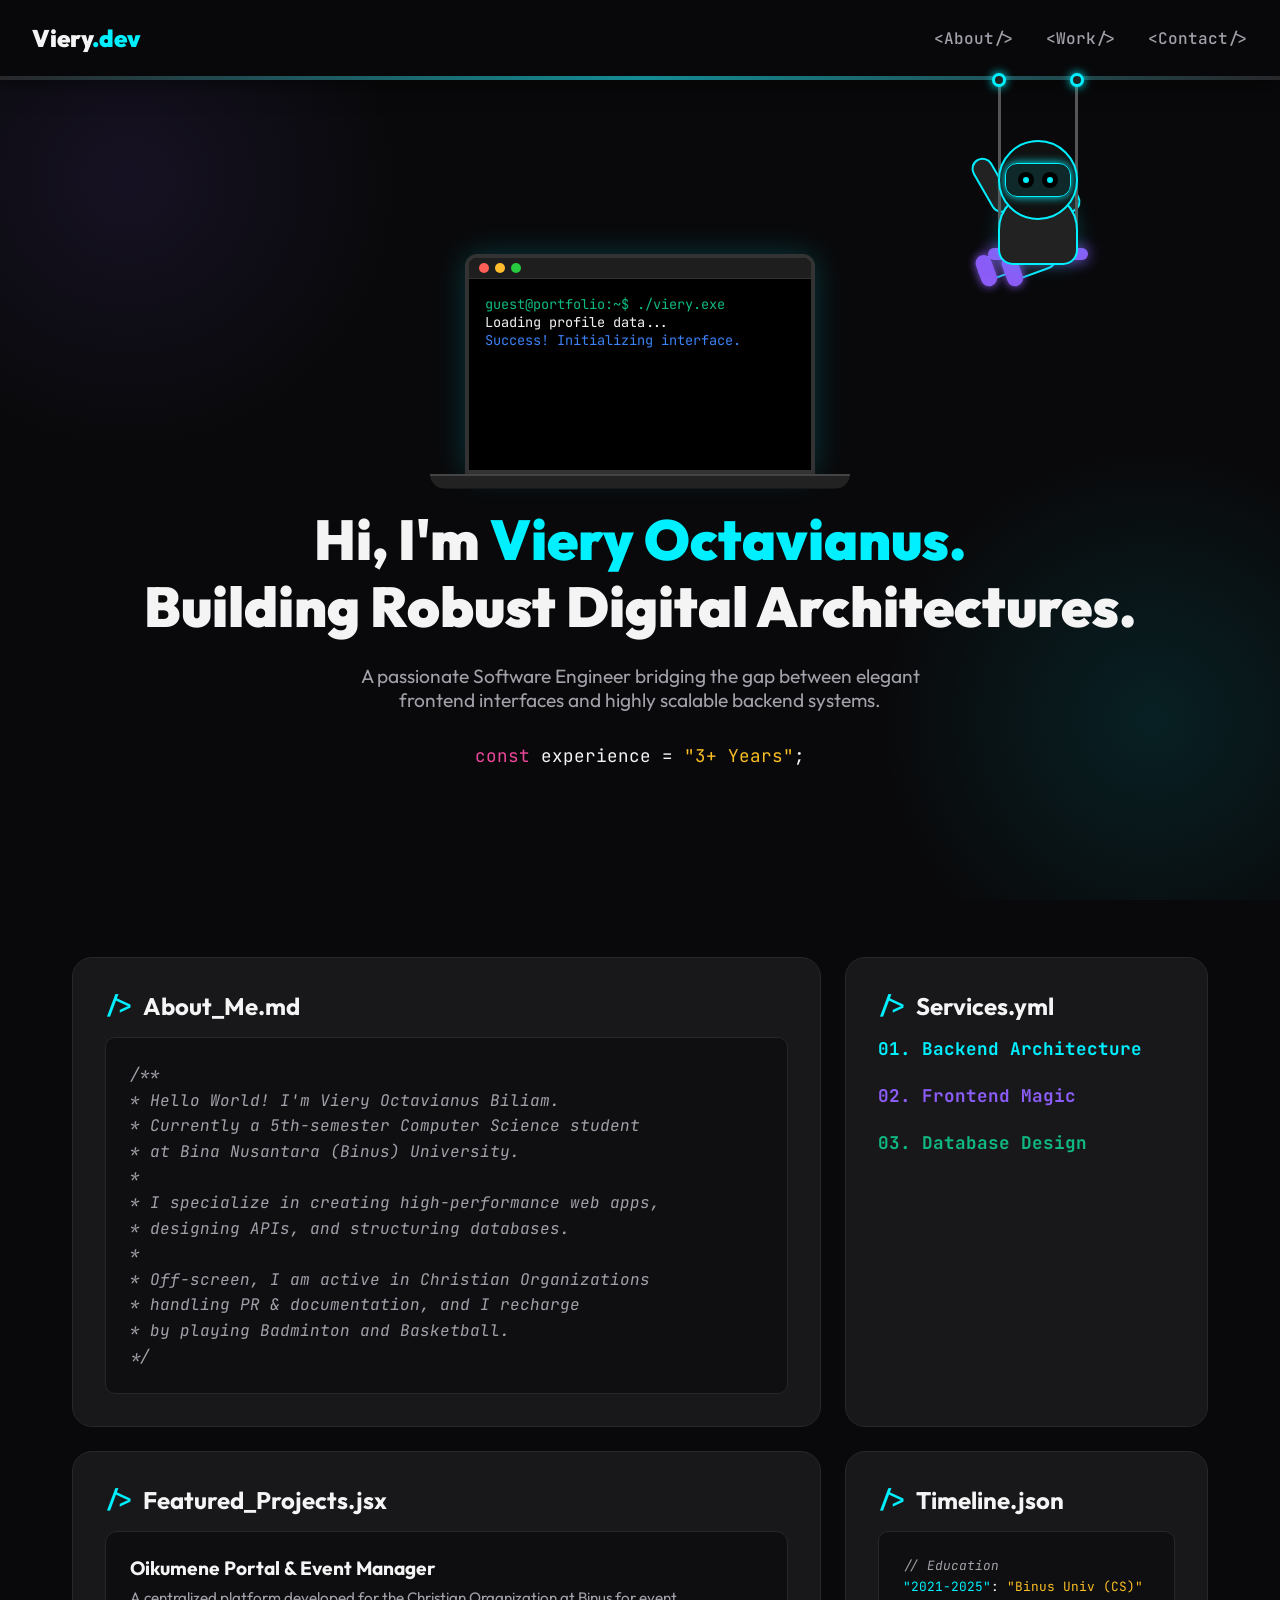
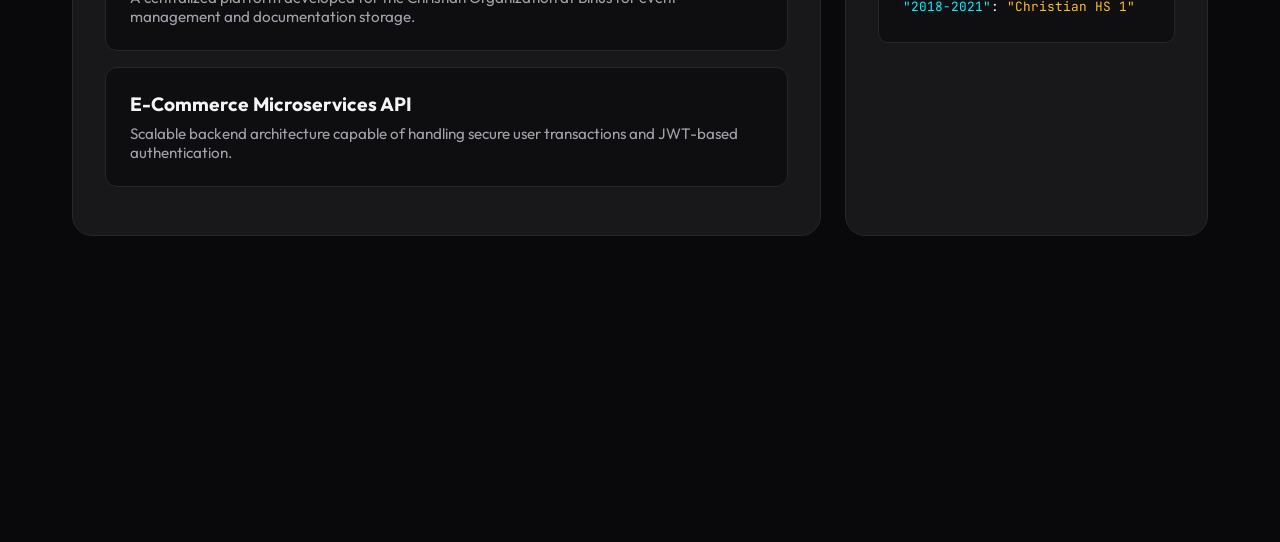
<file: index.html>
<!DOCTYPE html>
<html lang="en">
<head>
    <meta charset="UTF-8">
    <meta name="viewport" content="width=device-width, initial-scale=1.0">
    <title>Viery | Fullstack Software Engineer</title>
    <link href="https://fonts.googleapis.com/css2?family=JetBrains+Mono:wght@400;700&family=Outfit:wght@300;500;700;900&display=swap" rel="stylesheet">
    
    <style>
        :root {
            --bg-dark: #09090b;
            --card-bg: #18181b;
            --border: #27272a;
            --primary: #00f0ff;    /* Cyan */
            --secondary: #8b5cf6;  /* Purple */
            --text-main: #f4f4f5;
            --text-muted: #a1a1aa;
            --code-green: #10b981;
            --code-yellow: #fbbf24;
            --code-pink: #ec4899;
            --code-blue: #3b82f6;
        }

        * { margin: 0; padding: 0; box-sizing: border-box; }

        html { scroll-behavior: smooth; scroll-padding-top: 100px; }

        body {
            background-color: var(--bg-dark);
            color: var(--text-main);
            font-family: 'Outfit', sans-serif;
            overflow-x: hidden;
            background-image: 
                radial-gradient(circle at 10% 20%, rgba(139, 92, 246, 0.1), transparent 20%),
                radial-gradient(circle at 90% 80%, rgba(0, 240, 255, 0.1), transparent 20%);
            background-attachment: fixed;
            padding-bottom: 100px;
        }

        .mono { font-family: 'JetBrains Mono', monospace; }

        /* --- BINARY BACKGROUND --- */
        .binary-bg {
            position: fixed; top: 0; left: 0; width: 100vw; height: 100vh;
            z-index: 1; opacity: 0.03; color: var(--primary);
            font-family: 'JetBrains Mono', monospace; font-size: 14px;
            pointer-events: none; display: flex; flex-wrap: wrap; word-break: break-all; line-height: 1;
        }
        .binary-bg::after {
            content: "01001110 01100101 01101111 01010111 01100101 01100010 01010011 01111001 01110011 01110100 01100101 01101101 01110011 01001111 01101110 01101100 01101001 01101110 01100101... ";
            animation: binaryScroll 120s linear infinite;
        }
        @keyframes binaryScroll { 0% { transform: translateY(-50%); } 100% { transform: translateY(0); } }

        /* --- NAVBAR --- */
        nav {
            position: fixed; top: 0; width: 100%; height: 80px; padding: 0 2rem;
            background: rgba(9, 9, 11, 0.95); backdrop-filter: blur(15px);
            border-bottom: 4px solid var(--border); box-shadow: 0 4px 20px rgba(0, 0, 0, 0.5);
            z-index: 100; display: flex; justify-content: space-between; align-items: center;
        }
        nav::after {
            content: ''; position: absolute; bottom: -4px; left: 0; width: 100%; height: 4px;
            background: linear-gradient(90deg, transparent, var(--primary), transparent); opacity: 0.5;
        }

        .logo { font-size: 1.5rem; font-weight: 900; color: var(--text-main); text-decoration: none; z-index: 101;}
        .logo span { color: var(--primary); }
        .nav-links { display: flex; gap: 2rem; z-index: 101; }
        .nav-links a { color: var(--text-muted); text-decoration: none; font-weight: 500; transition: 0.3s; }
        .nav-links a:hover { color: var(--primary); transform: translateY(-2px); }

        .container { position: relative; max-width: 1200px; margin: 0 auto; padding: 8rem 2rem 2rem 2rem; z-index: 10; }

        /* --- HERO SECTION --- */
        .hero { min-height: 85vh; display: flex; flex-direction: column; justify-content: center; align-items: center; position: relative; }
        .css-laptop { position: relative; width: 350px; height: 220px; perspective: 1000px; margin-bottom: 2rem; animation: float 6s ease-in-out infinite; }
        .laptop-screen { width: 100%; height: 100%; background: #000; border: 4px solid #333; border-radius: 12px 12px 0 0; position: absolute; bottom: 0; transform-origin: bottom; transform: rotateX(90deg); animation: openLaptop 2s 0.5s cubic-bezier(0.25, 1, 0.5, 1) forwards; display: flex; flex-direction: column; overflow: hidden; box-shadow: 0 0 30px rgba(0, 240, 255, 0.2); }
        .laptop-keyboard { width: 120%; height: 15px; background: #222; position: absolute; bottom: -15px; left: -10%; border-radius: 0 0 20px 20px; border-top: 2px solid #444; }
        @keyframes openLaptop { to { transform: rotateX(0deg); } }
        @keyframes float { 0%, 100% { transform: translateY(0px); } 50% { transform: translateY(-15px); } }

        .terminal-header { background: #1e1e1e; padding: 5px 10px; display: flex; gap: 6px; border-bottom: 1px solid #333; }
        .dot { width: 10px; height: 10px; border-radius: 50%; } .dot.red { background: #ff5f56; } .dot.yellow { background: #ffbd2e; } .dot.green { background: #27c93f; }
        .terminal-body { padding: 1rem; color: var(--code-green); font-size: 0.85rem; flex-grow: 1; }
        .typewriter p { overflow: hidden; white-space: nowrap; margin: 0; width: 0; }
        .type-1 { animation: typing 1.5s steps(30, end) 2.5s forwards; } .type-2 { animation: typing 2s steps(40, end) 4s forwards; color: var(--text-main); } .type-3 { animation: typing 2s steps(40, end) 6s forwards; color: var(--code-blue); }
        .cursor { display: inline-block; width: 8px; height: 15px; background-color: var(--primary); animation: blinkCursor 1s step-end infinite; opacity: 0; animation-delay: 8s; }
        @keyframes typing { to { width: 100%; } } @keyframes blinkCursor { 0%, 100% { opacity: 1; } 50% { opacity: 0; } }

        /* --- BENTO GRID SYSTEM --- */
        .bento-grid { display: grid; grid-template-columns: repeat(3, 1fr); gap: 1.5rem; margin-top: 4rem; }
        .bento-card {
            background: var(--card-bg); border: 1px solid var(--border); border-radius: 20px; padding: 2rem;
            position: relative; transition: all 0.3s ease;
            view-timeline-name: --card-reveal; view-timeline-axis: block;
            animation: fadeUp linear forwards; animation-timeline: --card-reveal; animation-range: entry 5% cover 25%;
        }
        .bento-card:hover { border-color: var(--primary); box-shadow: 0 10px 40px rgba(0, 240, 255, 0.05); transform: translateY(-5px); }
        @keyframes fadeUp { from { opacity: 0; transform: translateY(50px); } to { opacity: 1; transform: translateY(0); } }
        .col-span-2 { grid-column: span 2; } .col-span-3 { grid-column: span 3; }
        .card-title { font-size: 1.5rem; font-weight: 700; margin-bottom: 1rem; display: flex; align-items: center; gap: 10px; }
        .card-title::before { content: '/>'; color: var(--primary); font-family: 'JetBrains Mono', monospace; }
        .code-block { background: rgba(13, 13, 15, 0.8); border-radius: 10px; padding: 1.5rem; border: 1px solid var(--border); line-height: 1.6; }
        .c-keyword { color: var(--code-pink); } .c-func { color: var(--code-blue); } .c-string { color: var(--code-yellow); } .c-comment { color: var(--text-muted); font-style: italic; } .c-var { color: var(--primary); }

        .project-item { padding: 1.5rem; border: 1px solid var(--border); border-radius: 12px; background: rgba(0,0,0,0.4); margin-bottom: 1rem; transition: 0.3s; cursor: pointer; }
        .project-item:hover { border-color: var(--secondary); background: rgba(139, 92, 246, 0.1); }
        .skills-wrapper { display: flex; overflow: hidden; gap: 1rem; mask-image: linear-gradient(to right, transparent, black 10%, black 90%, transparent); }
        .skills-track { display: flex; gap: 1rem; animation: scrollSkills 20s linear infinite; }
        .skill-tag { padding: 0.8rem 1.5rem; background: rgba(255, 255, 255, 0.03); border: 1px solid var(--border); border-radius: 8px; font-family: 'JetBrains Mono', monospace; color: var(--primary); white-space: nowrap; }
        @keyframes scrollSkills { 0% { transform: translateX(0); } 100% { transform: translateX(-50%); } }


        /* =========================================
           SISTEM AYUNAN PINTAR (Z-Index 1000)
           ========================================= */

        .avatar-layer { position: fixed; top: 0; left: 0; width: 100vw; height: 100vh; z-index: 1000; pointer-events: none; }
        #poke-avatar { display: none; }

        .swing-wrapper {
            position: absolute; top: 80px; right: 15vw; width: 100px; height: 180px;
            pointer-events: auto; transition: right 0.8s cubic-bezier(0.34, 1.56, 0.64, 1);
        }

        body:has(.track-left:hover) .swing-wrapper { right: 5vw; }
        body:has(.track-right:hover) .swing-wrapper { right: 40vw; }
        body:has(.swing-wrapper:hover) .swing-wrapper { transition: right 0.2s; }

        .roller { position: absolute; top: -7px; width: 14px; height: 14px; background: #222; border-radius: 50%; border: 3px solid var(--primary); box-shadow: 0 0 10px var(--primary); z-index: 10; }
        .roller-l { left: 4px; } .roller-r { right: 4px; }

        .swing-system {
            position: absolute; top: 0; left: 0; width: 100%; height: 100%;
            animation: swingMotion 3.5s ease-in-out infinite alternate; transform-origin: center top;
        }
        .rope { position: absolute; top: 0; width: 3px; height: 180px; background: #555; }
        .rope-l { left: 10px; } .rope-r { right: 10px; }
        .seat { position: absolute; bottom: 0; left: 0; width: 100%; height: 12px; background: var(--secondary); border-radius: 6px; box-shadow: 0 0 15px var(--secondary); }

        /* =========================================
           AVATAR PROGRAMMER & ISOLASI CERMIN
           ========================================= */
        .programmer-avatar {
            position: absolute; top: 80px; left: -10px; width: 120px; height: 100px;
            cursor: pointer; -webkit-tap-highlight-color: transparent;
            transform-origin: 60px -80px; 
            /* Default Animasi Ayunan */
            animation: swingMotion 3.5s ease-in-out infinite alternate;
        }

        /* WADAH BARU: Mengisolasi tubuh agar bisa dibalik (Mirror) tanpa membalik teks balon! */
        .avatar-model { position: absolute; width: 100%; height: 100%; }

        .arm { position: absolute; top: 40px; width: 22px; height: 60px; background: #222; border: 2px solid var(--primary); border-radius: 11px; z-index: -1; transform-origin: 50% 10%; transform: rotate(150deg); transition: 0.3s; }
        .arm-l { left: 15px; } .arm-r { right: 15px; }

        .leg { position: absolute; top: 90px; width: 24px; height: 55px; background: #111; border: 2px solid var(--primary); border-radius: 12px; z-index: -2; transform-origin: 50% 10%; transform: rotate(70deg); transition: 0.3s; }
        .leg::after { content: ''; position: absolute; bottom: -2px; left: -5px; width: 32px; height: 16px; background: var(--secondary); border-radius: 10px; box-shadow: 0 0 10px var(--secondary); }
        .leg-l { left: 35px; } .leg-r { right: 35px; }

        .avatar-body { position: absolute; top: 30px; left: 20px; width: 80px; height: 75px; background: #222; border-radius: 40px 40px 15px 15px; border: 2px solid var(--primary); box-shadow: 0 0 20px rgba(0, 240, 255, 0.2); z-index: 2; }
        .avatar-head { position: absolute; top: -20px; left: 20px; width: 80px; height: 80px; background: #111; border-radius: 50%; border: 2px solid var(--primary); display: flex; justify-content: center; align-items: center; z-index: 3; }
        .avatar-glasses { display: flex; gap: 8px; background: rgba(0, 240, 255, 0.1); padding: 8px 12px; border-radius: 12px; border: 1px solid var(--primary); box-shadow: 0 0 10px var(--primary); }
        .eye { width: 16px; height: 16px; background: #000; border-radius: 50%; position: relative; overflow: hidden; animation: blinkEye 4s infinite; }
        .pupil { width: 6px; height: 6px; background: var(--primary); border-radius: 50%; position: absolute; top: 50%; left: 50%; transform: translate(-50%, -50%); }

        /* --- BALON PERCAKAPAN (JELAS, TEGAS, TIDAK TERBALIK) --- */
        .speech-bubble {
            position: absolute; top: -85px; left: 50%; transform: translateX(-50%) scale(0.5);
            background: rgba(18, 18, 20, 0.95); border: 2px solid var(--code-pink);
            color: #fff; padding: 12px 20px; border-radius: 15px;
            font-size: 1rem; font-weight: 700; line-height: 1.4; white-space: pre-wrap; text-align: center;
            box-shadow: 0 0 20px rgba(236, 72, 153, 0.5); min-width: 250px;
            opacity: 0; transform-origin: bottom center; transition: all 0.3s; z-index: 1001; pointer-events: none;
        }

        /* --- KEYFRAMES DEFAULT --- */
        @keyframes swingMotion { 0% { transform: rotate(20deg); } 100% { transform: rotate(-20deg); } }
        @keyframes blinkEye { 0%, 96%, 98%, 100% { transform: scaleY(1); } 97%, 99% { transform: scaleY(0.1); } }

        /* --- INTERAKSI MENGGODA SAAT HOVER AVATAR --- */
        .programmer-avatar:hover .leg-l { transform: rotate(20deg) translateY(-5px); }
        .programmer-avatar:hover .leg-r { transform: rotate(120deg) translateY(-5px); }
        .programmer-avatar:hover .eye { background: transparent; border-top: 4px solid var(--primary); border-radius: 50% 50% 0 0; height: 10px; margin-top: 4px; animation: none; }
        .programmer-avatar:hover .pupil { display: none; }
        .programmer-avatar:hover .speech-bubble { opacity: 1; transform: translateX(-50%) scale(1); }
        .programmer-avatar:hover .speech-bubble::after { content: "Hehe, mau klik aku ya? 🎯"; }


        /* =========================================
           KOREOGRAFI KLIK LENGKAP (21 DETIK - AUTO RESUME SWING)
           Penjelasan: 21 detik adalah tepat 6x ayunan (3.5s * 6).
           Sehingga saat animasi selesai, dia otomatis lanjut berayun mulus!
           ========================================= */

        /* 1. MENGGANTI POSISI AVATAR UTAMA (Perhatikan 2 animasi yang digabung!) */
        #poke-avatar:checked ~ .swing-wrapper .programmer-avatar {
            /* Jalankan sequence 21s, lalu OTOMATIS kembali berayun setelah 21s delay! */
            animation: sequenceAvatar 21s forwards, swingMotion 3.5s ease-in-out 21s infinite alternate !important;
        }

        @keyframes sequenceAvatar {
            0% { transform: translate(0, 0) rotate(20deg); } /* Mulai dari posisi ayunan */
            3% { transform: translate(0, calc(100vh - 280px)) rotate(0deg); } /* Jatuh ke lantai */
            15% { transform: translate(-100vw, calc(100vh - 280px)) rotate(0deg); } /* Lari ngilang */
            85% { transform: translate(10vw, calc(100vh - 280px)) rotate(0deg); } /* Jalan lambat balik */
            88% { transform: translate(0, 0) rotate(0deg); } /* Lompat naik ke ayunan */
            100% { transform: translate(0, 0) rotate(20deg); } /* Sync balik ke ayunan di detik 21 */
        }

        /* 2. ISOLASI CERMIN (Hanya membalik tubuh, balon percakapan tetap tegak!) */
        #poke-avatar:checked ~ .swing-wrapper .avatar-model { animation: flipModel 21s forwards; }
        @keyframes flipModel {
            0%, 15% { transform: scaleX(1); }
            15.1%, 85% { transform: scaleX(-1); } /* Balik badan saat dari luar layar kembali */
            85.1%, 100% { transform: scaleX(1); }
        }

        /* 3. KAKI (Lari Kencang -> Jalan Capek -> Duduk) */
        #poke-avatar:checked ~ .swing-wrapper .leg-l { animation: seqLegL 21s forwards; }
        #poke-avatar:checked ~ .swing-wrapper .leg-r { animation: seqLegR 21s forwards; }
        @keyframes seqLegL {
            0% { transform: rotate(70deg); } 3% { transform: rotate(0); }
            /* Lari Kencang */ 4%, 8%, 12% { transform: rotate(45deg); } 6%, 10%, 14% { transform: rotate(-45deg); }
            /* Jalan Lambat */ 20%, 30%, 40%, 50%, 60%, 70%, 80% { transform: rotate(15deg); } 25%, 35%, 45%, 55%, 65%, 75% { transform: rotate(-15deg); } 85% { transform: rotate(0); }
            88%, 100% { transform: rotate(70deg); } /* Duduk kembali */
        }
        @keyframes seqLegR {
            0% { transform: rotate(70deg); } 3% { transform: rotate(0); }
            /* Lari Kencang */ 4%, 8%, 12% { transform: rotate(-45deg); } 6%, 10%, 14% { transform: rotate(45deg); }
            /* Jalan Lambat */ 20%, 30%, 40%, 50%, 60%, 70%, 80% { transform: rotate(-15deg); } 25%, 35%, 45%, 55%, 65%, 75% { transform: rotate(15deg); } 85% { transform: rotate(0); }
            88%, 100% { transform: rotate(70deg); } /* Duduk kembali */
        }

        /* 4. TANGAN (Angkat Tangan Panik -> Ayun Santai) */
        #poke-avatar:checked ~ .swing-wrapper .arm-l { animation: seqArmL 21s forwards; }
        #poke-avatar:checked ~ .swing-wrapper .arm-r { animation: seqArmR 21s forwards; }
        @keyframes seqArmL { 0% { transform: rotate(150deg); } 3%, 15% { transform: rotate(170deg); } 20%, 85% { transform: rotate(-10deg); } 88%, 100% { transform: rotate(150deg); } }
        @keyframes seqArmR { 0% { transform: rotate(150deg); } 3%, 15% { transform: rotate(-170deg); } 20%, 85% { transform: rotate(10deg); } 88%, 100% { transform: rotate(150deg); } }

        /* 5. BADAN (Bungkuk saat capek & Bergetar Nafas) */
        #poke-avatar:checked ~ .swing-wrapper .avatar-body { animation: seqBody 21s forwards; }
        @keyframes seqBody { 
            0%, 15% { transform: rotate(0); } 
            20%, 30%, 40%, 50%, 60%, 70%, 80% { transform: rotate(20deg) translateY(5px); } 
            25%, 35%, 45%, 55%, 65%, 75%, 85% { transform: rotate(20deg) translateY(0px); } 
            86%, 100% { transform: rotate(0); } 
        }

        /* 6. MATA & KACAMATA (Kaget -> Capek Menyipit -> Normal) */
        #poke-avatar:checked ~ .swing-wrapper .eye { animation: seqEye 21s forwards; }
        @keyframes seqEye {
            0%, 2% { background: #000; border: none; height: 16px; margin-top: 0; }
            3%, 15% { background: var(--code-pink); border-radius: 4px; } /* Kaget Pink */
            16%, 85% { background: transparent; border-top: 4px solid var(--primary); border-radius: 50% 50% 0 0; height: 10px; margin-top: 4px; } /* Capek */
            88%, 100% { background: #000; border: none; height: 16px; margin-top: 0; }
        }
        #poke-avatar:checked ~ .swing-wrapper .avatar-glasses { animation: seqGlass 21s forwards; }
        @keyframes seqGlass { 3%, 15% { border-color: var(--code-pink); box-shadow: 0 0 30px var(--code-pink); background: rgba(236, 72, 153, 0.3); } 16%, 100% { border-color: var(--primary); box-shadow: 0 0 10px var(--primary); background: rgba(0, 240, 255, 0.1); } }

        /* 7. BALON PERCAKAPAN DINAMIS YANG JELAS DIBACA */
        #poke-avatar:checked ~ .swing-wrapper .speech-bubble { animation: seqBubble 21s forwards; }
        @keyframes seqBubble {
            0%, 2% { opacity: 0; transform: translateX(-50%) scale(0.5); }
            3% { opacity: 1; transform: translateX(-50%) scale(1); }
            14% { opacity: 0; transform: translateX(-50%) scale(0.5); }
            16% { opacity: 1; transform: translateX(-50%) scale(1); }
            85% { opacity: 0; transform: translateX(-50%) scale(0.5); }
            100% { opacity: 0; }
        }

        .speech-bubble::after { content: attr(data-text); }
        #poke-avatar:checked ~ .swing-wrapper .speech-bubble::after { animation: bubbleText 21s forwards; }
        @keyframes bubbleText {
            0%, 14% { content: "WAAAAHHH!!! 😱"; }
            15%, 85% { content: "Huft... capek banget...\A butuh kopi... ☕"; color: var(--primary); }
            86%, 100% { content: "Fuh, aman kembali! 😌"; }
        }


        @media (max-width: 900px) {
            .bento-grid { grid-template-columns: 1fr; }
            .col-span-2, .col-span-3 { grid-column: span 1; }
            .css-laptop { width: 300px; height: 180px; }
            .swing-wrapper { transform: scale(0.7); transform-origin: top right; }
        }
    </style>
</head>
<body>

    <!-- Background Matrix -->
    <div class="binary-bg"></div>

    <!-- Sticky Navbar dengan Rel -->
    <nav>
        <a href="#" class="logo">Viery<span>.dev</span></a>
        <div class="nav-links">
            <a href="#about" class="mono">&lt;About/&gt;</a>
            <a href="#projects" class="mono">&lt;Work/&gt;</a>
            <a href="#contact" class="mono">&lt;Contact/&gt;</a>
        </div>
    </nav>

    <!-- Konten Portofolio -->
    <div class="container">
        <section class="hero track-center">
            <div class="css-laptop">
                <div class="laptop-screen">
                    <div class="terminal-header"><div class="dot red"></div><div class="dot yellow"></div><div class="dot green"></div></div>
                    <div class="terminal-body mono typewriter">
                        <p class="type-1">guest@portfolio:~$ ./viery.exe</p>
                        <p class="type-2">Loading profile data...</p>
                        <p class="type-3">Success! Initializing interface.</p>
                        <span class="cursor"></span>
                    </div>
                </div>
                <div class="laptop-keyboard"></div>
            </div>

            <h1 style="font-size: 3.5rem; font-weight: 900; text-align: center; line-height: 1.2;">
                Hi, I'm <span style="color: var(--primary);">Viery Octavianus.</span> <br>
                Building Robust Digital Architectures.
            </h1>
            <p style="color: var(--text-muted); margin-top: 1.5rem; font-size: 1.2rem; text-align: center; max-width: 600px;">
                A passionate Software Engineer bridging the gap between elegant frontend interfaces and highly scalable backend systems.
            </p>
            <p style="margin-top: 2rem; font-size: 1.1rem;" class="mono">
                <span class="c-keyword">const</span> experience = <span class="c-string">"3+ Years"</span>;
            </p>
        </section>

        <section class="bento-grid" id="about">
            <div class="bento-card col-span-2 track-left">
                <h2 class="card-title">About_Me.md</h2>
                <div class="code-block mono">
                    <span class="c-comment">/**</span><br>
                    <span class="c-comment"> * Hello World! I'm Viery Octavianus Biliam.</span><br>
                    <span class="c-comment"> * Currently a 5th-semester Computer Science student</span><br>
                    <span class="c-comment"> * at Bina Nusantara (Binus) University.</span><br>
                    <span class="c-comment"> *</span><br>
                    <span class="c-comment"> * I specialize in creating high-performance web apps,</span><br>
                    <span class="c-comment"> * designing APIs, and structuring databases.</span><br>
                    <span class="c-comment"> *</span><br>
                    <span class="c-comment"> * Off-screen, I am active in Christian Organizations</span><br>
                    <span class="c-comment"> * handling PR & documentation, and I recharge</span><br>
                    <span class="c-comment"> * by playing Badminton and Basketball.</span><br>
                    <span class="c-comment"> */</span>
                </div>
            </div>

            <div class="bento-card track-right">
                <h2 class="card-title">Services.yml</h2>
                <div style="display: flex; flex-direction: column; gap: 1.5rem; margin-top: 1rem;">
                    <div><h3 style="color: var(--primary); font-size: 1.1rem;" class="mono">01. Backend Architecture</h3></div>
                    <div><h3 style="color: var(--secondary); font-size: 1.1rem;" class="mono">02. Frontend Magic</h3></div>
                    <div><h3 style="color: var(--code-green); font-size: 1.1rem;" class="mono">03. Database Design</h3></div>
                </div>
            </div>

            <div class="bento-card col-span-2 track-left" id="projects">
                <h2 class="card-title">Featured_Projects.jsx</h2>
                <div class="project-item">
                    <h3 style="font-size: 1.2rem; margin-bottom: 0.5rem;">Oikumene Portal & Event Manager</h3>
                    <p style="color: var(--text-muted); font-size: 0.95rem;">A centralized platform developed for the Christian Organization at Binus for event management and documentation storage.</p>
                </div>
                <div class="project-item">
                    <h3 style="font-size: 1.2rem; margin-bottom: 0.5rem;">E-Commerce Microservices API</h3>
                    <p style="color: var(--text-muted); font-size: 0.95rem;">Scalable backend architecture capable of handling secure user transactions and JWT-based authentication.</p>
                </div>
            </div>

            <div class="bento-card track-right">
                <h2 class="card-title">Timeline.json</h2>
                <div class="code-block mono" style="font-size: 0.8rem;">
                    <span class="c-comment">// Education</span><br>
                    <span class="c-var">"2021-2025"</span>: <span class="c-string">"Binus Univ (CS)"</span><br>
                    <span class="c-var">"2018-2021"</span>: <span class="c-string">"Christian HS 1"</span>
                </div>
            </div>
            
            <div style="height: 150px; grid-column: span 3;"></div>
        </section>
    </div>

    <!-- =========================================
         LAYER AVATAR DEPAN & AYUNAN REL
         ========================================= -->
    <div class="avatar-layer">
        
        <input type="checkbox" id="poke-avatar">
        
        <div class="swing-wrapper">
            
            <div class="roller roller-l"></div>
            <div class="roller roller-r"></div>

            <div class="swing-system">
                <div class="rope rope-l"></div>
                <div class="rope rope-r"></div>
                <div class="seat"></div>
            </div>

            <!-- Avatar -->
            <label for="poke-avatar" class="programmer-avatar">
                
                <!-- Balon Percakapan di-ISOLASI agar tidak ikut terbalik/cermin -->
                <div class="speech-bubble mono"></div>

                <!-- Wadah Model Avatar yang akan dibalik arahnya (Mirror) -->
                <div class="avatar-model">
                    <div class="arm arm-l"></div>
                    <div class="arm arm-r"></div>
                    <div class="leg leg-l"></div>
                    <div class="leg leg-r"></div>
                    <div class="avatar-body"></div>
                    
                    <div class="avatar-head">
                        <div class="avatar-glasses">
                            <div class="eye"><div class="pupil"></div></div>
                            <div class="eye"><div class="pupil"></div></div>
                        </div>
                    </div>
                </div>

            </label>
        </div>
    </div>

</body>
</html>
</file>
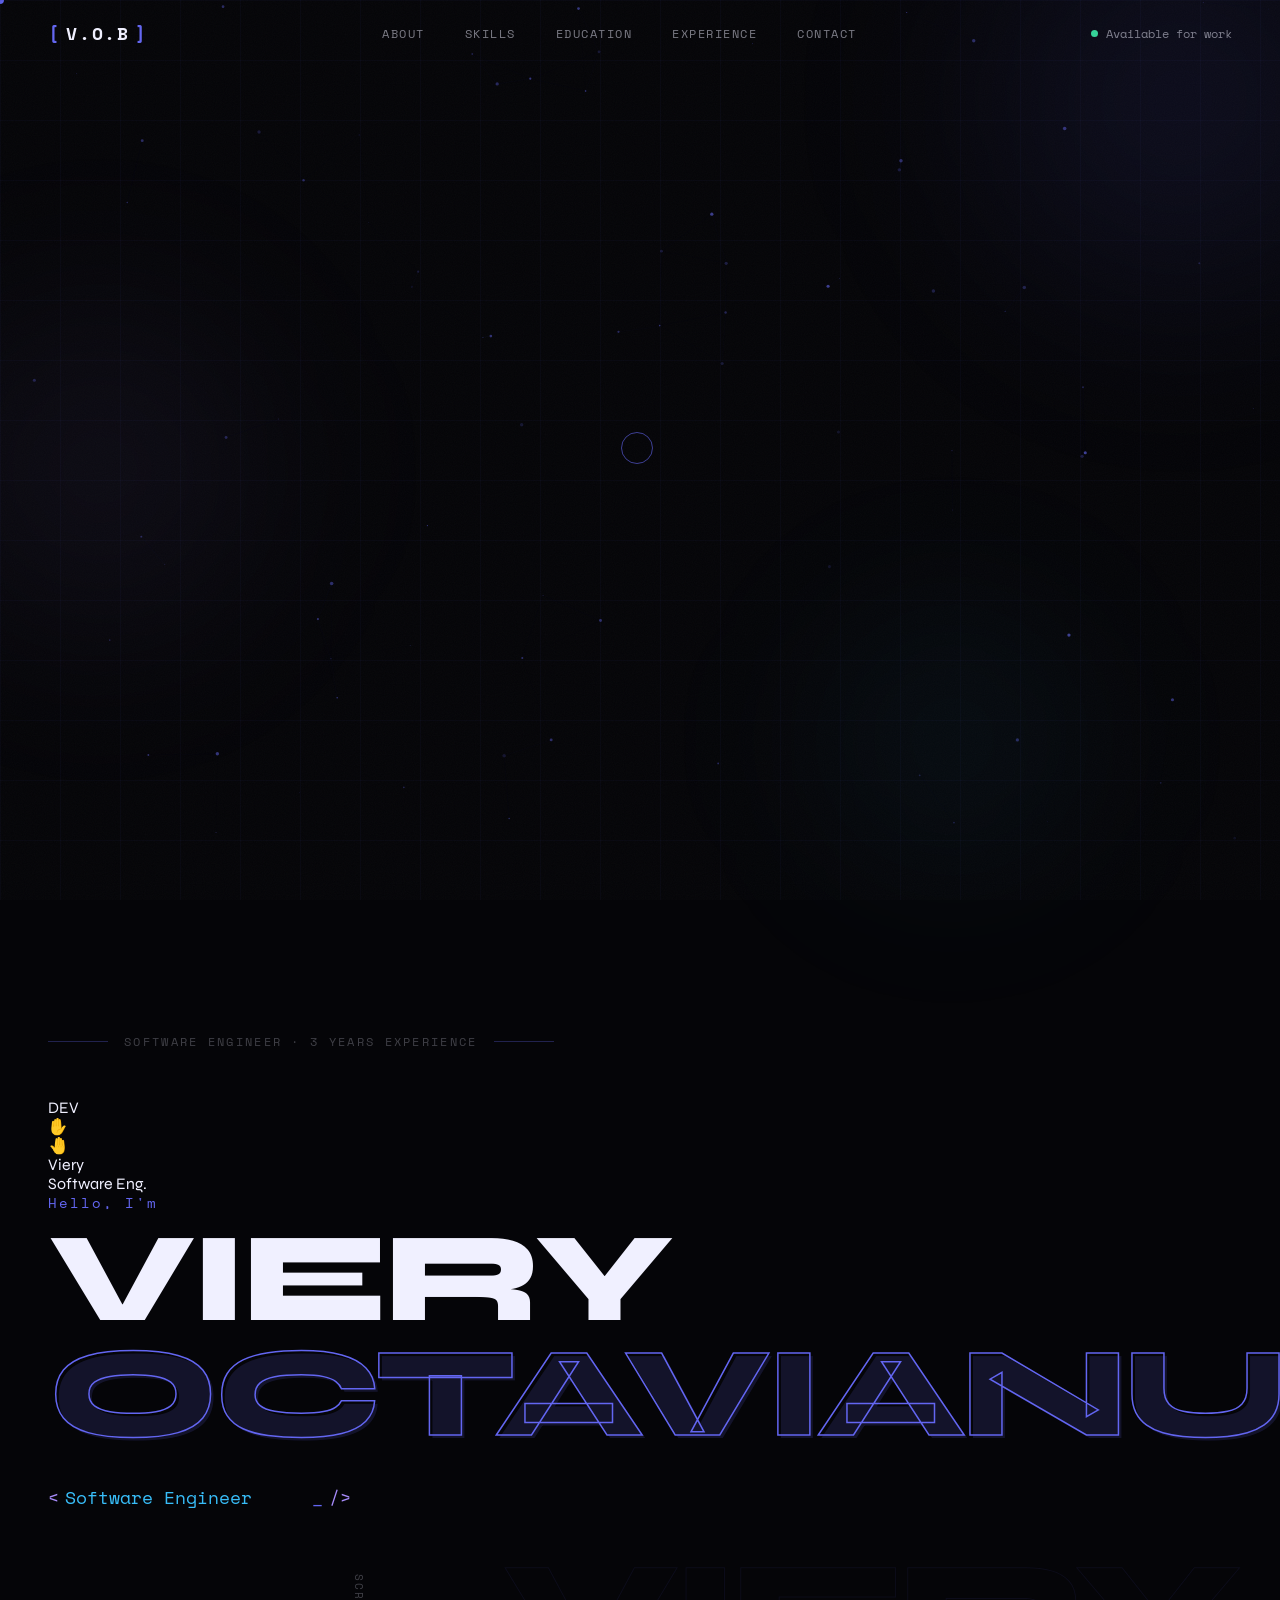
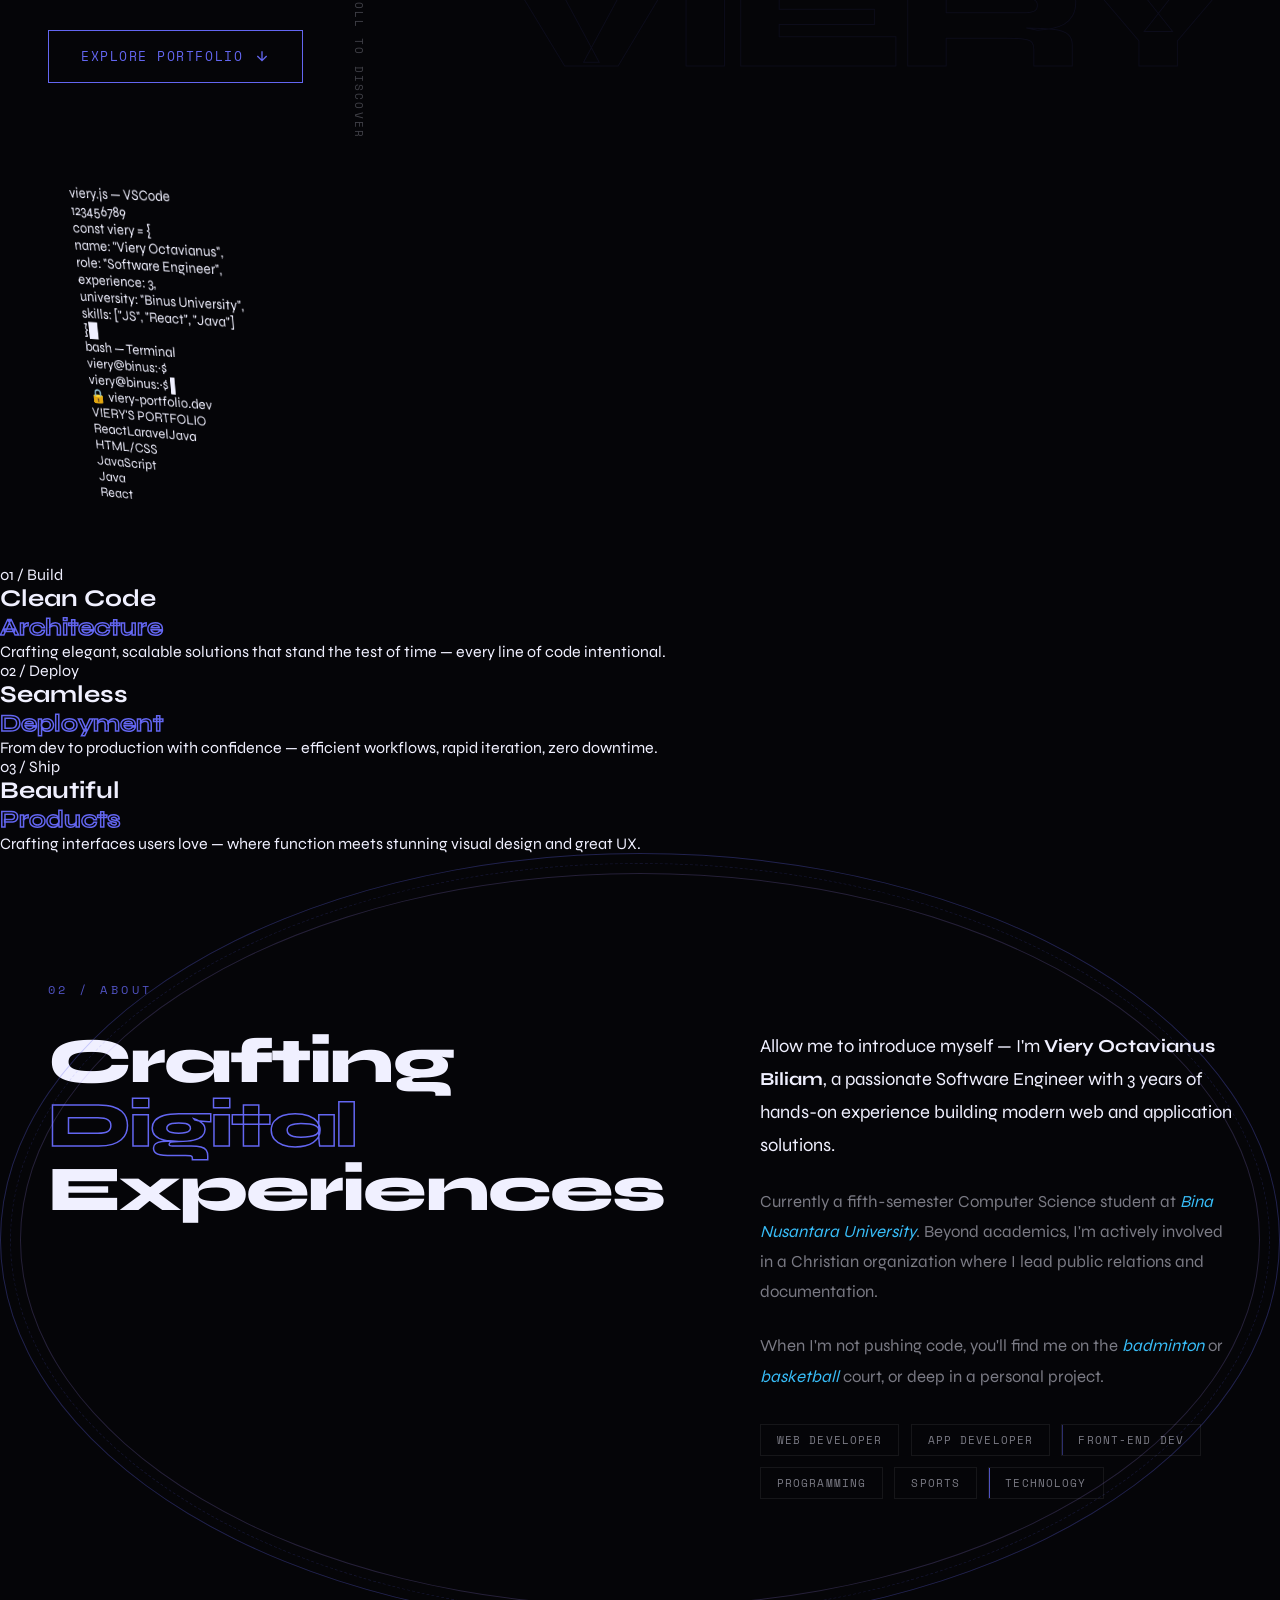
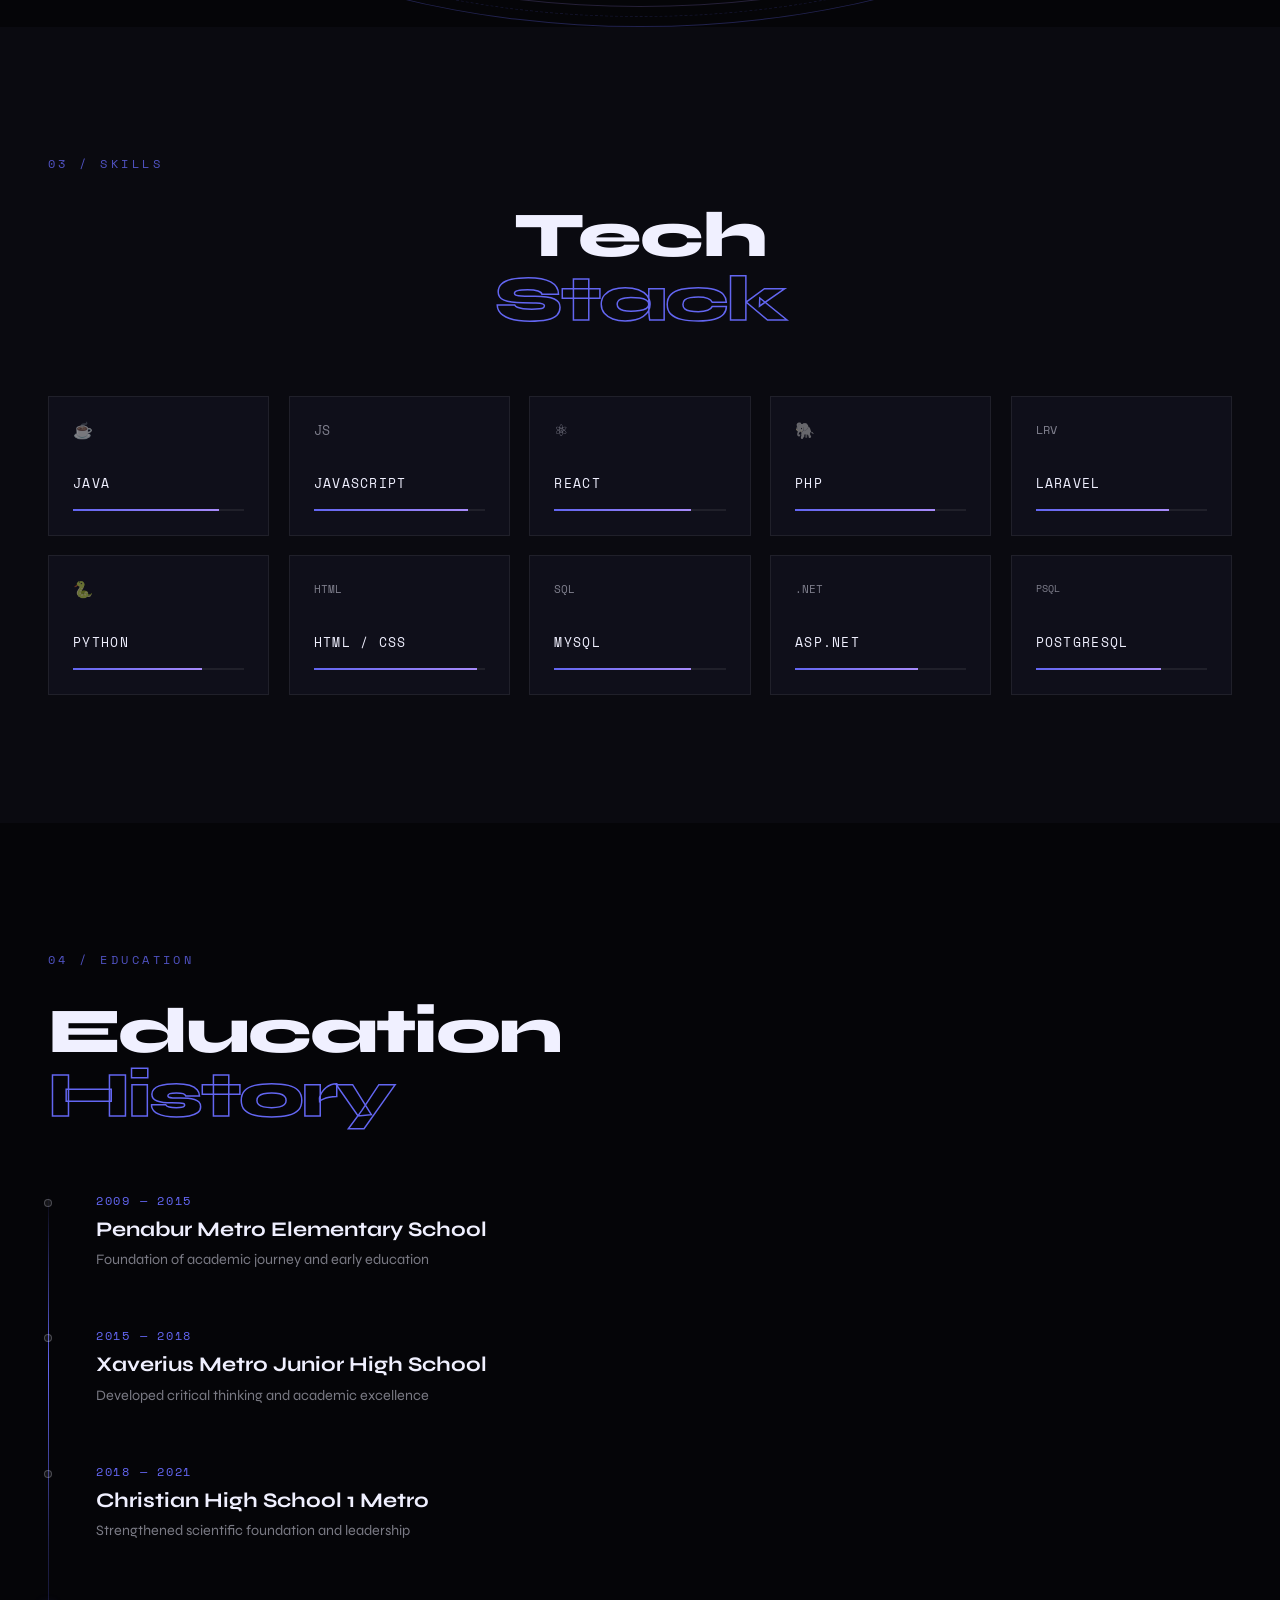
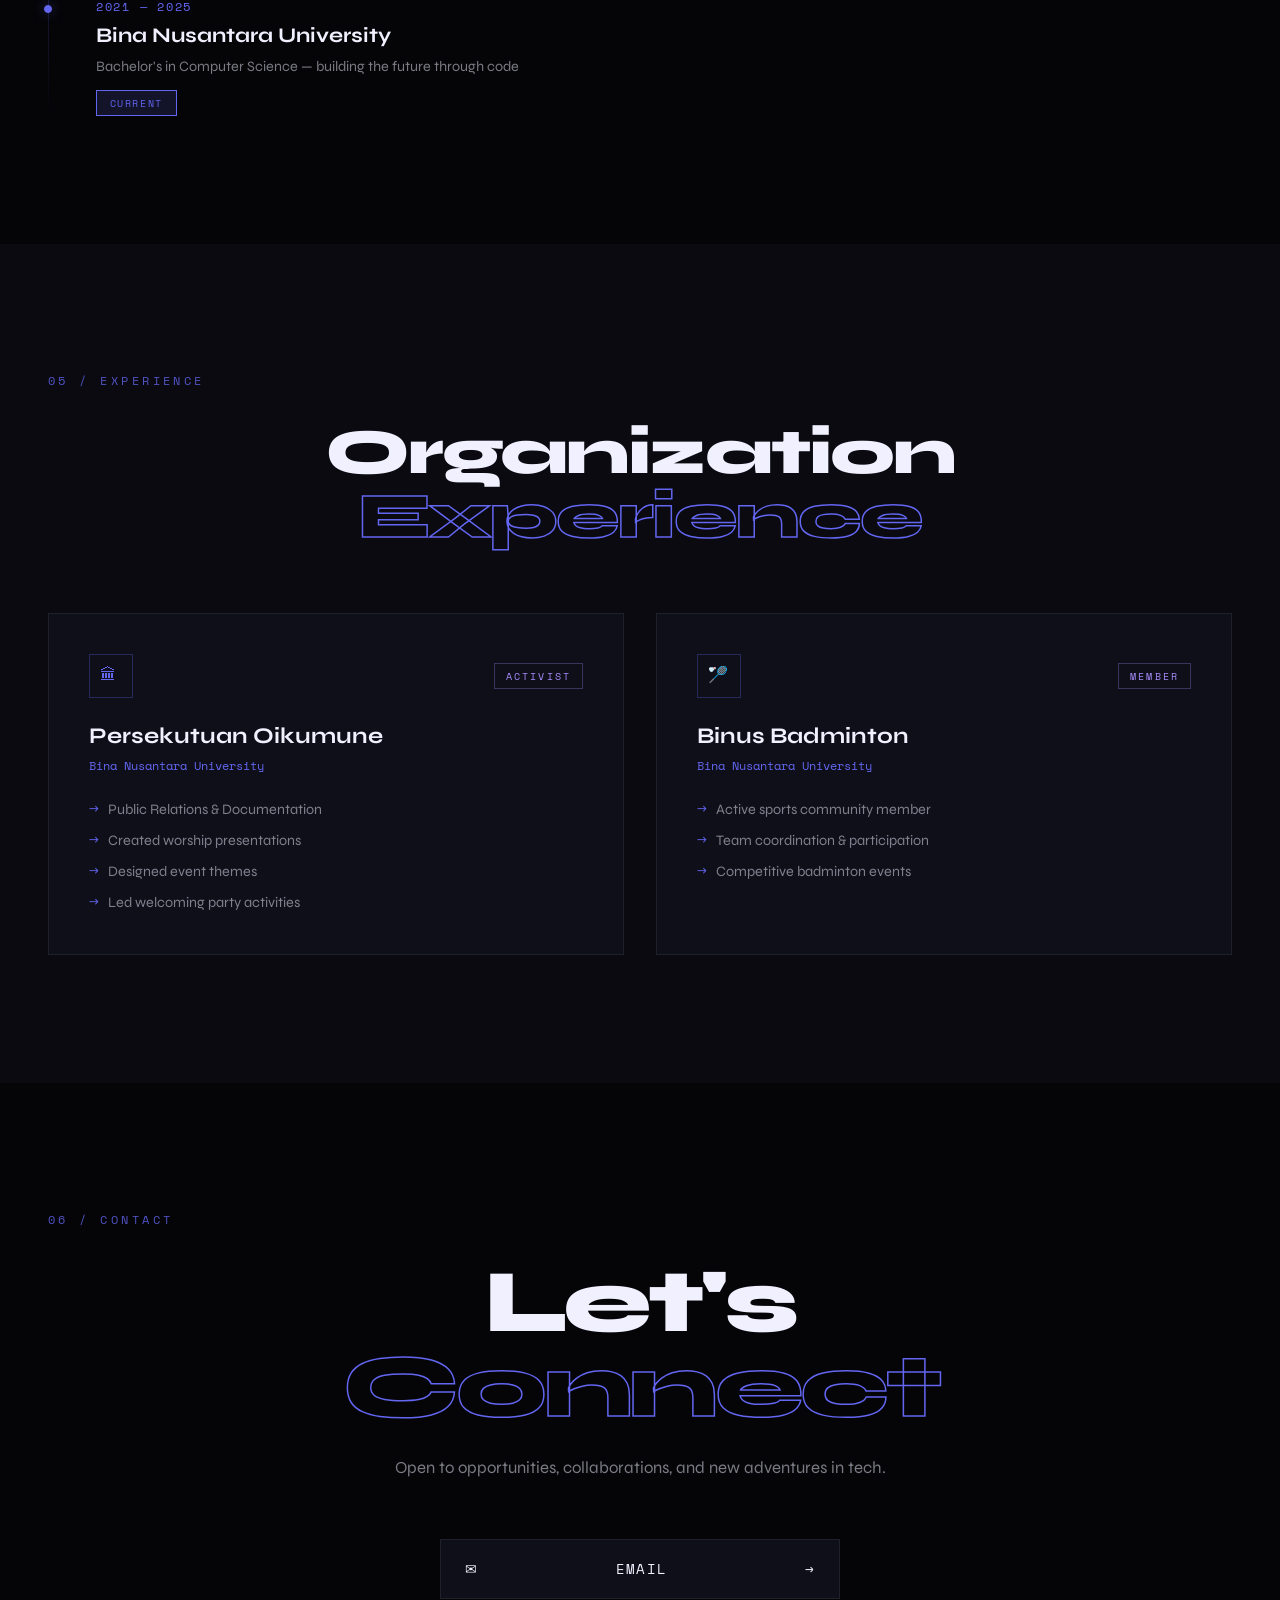
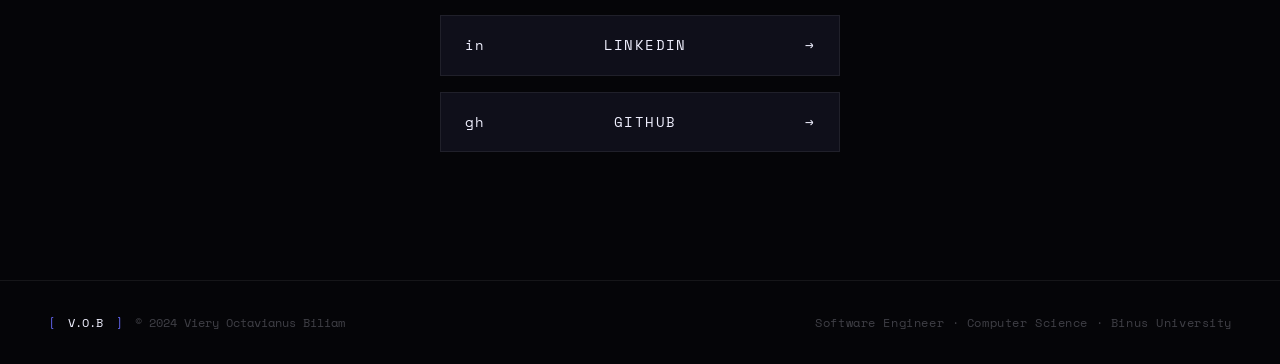
<file: index1.html>
<!DOCTYPE html>
<html lang="en">
<head>
  <meta charset="UTF-8" />
  <meta name="viewport" content="width=device-width, initial-scale=1.0" />
  <title>Viery Octavianus — Software Engineer</title>
  <link rel="preconnect" href="https://fonts.googleapis.com" />
  <link rel="preconnect" href="https://fonts.gstatic.com" crossorigin />
  <link href="https://fonts.googleapis.com/css2?family=Space+Mono:ital,wght@0,400;0,700;1,400&family=Syne:wght@400;500;600;700;800&display=swap" rel="stylesheet" />
  <link rel="stylesheet" href="style.css" />
</head>
<body>

  <div class="cursor" id="cursor"></div>
  <div class="cursor-follower" id="cursor-follower"></div>
  <div class="noise"></div>
  <div class="grid-bg"></div>
  <canvas id="particle-canvas"></canvas>
  <div class="orb orb-1"></div>
  <div class="orb orb-2"></div>
  <div class="orb orb-3"></div>

  <!-- NAV -->
  <nav class="nav" id="nav">
    <div class="nav-logo"><span class="logo-bracket">[</span><span class="logo-text">V.O.B</span><span class="logo-bracket">]</span></div>
    <ul class="nav-links">
      <li><a href="#about">About</a></li>
      <li><a href="#skills">Skills</a></li>
      <li><a href="#education">Education</a></li>
      <li><a href="#experience">Experience</a></li>
      <li><a href="#contact">Contact</a></li>
    </ul>
    <div class="nav-status"><span class="status-dot"></span><span>Available for work</span></div>
  </nav>

  <!-- HERO -->
  <section class="hero" id="home">
    <div class="hero-top-label"><span class="label-line"></span><span>Software Engineer · 3 Years Experience</span><span class="label-line"></span></div>

    <!-- ===== VIERY CHARACTER ===== -->
    <div class="viery-char" id="viery-char">
      <!-- Head -->
      <div class="char-head">
        <div class="char-hair"></div>
        <div class="char-face">
          <div class="char-eye-wrap">
            <div class="char-eye"><div class="char-pupil" id="pupil-l"></div></div>
            <div class="char-eye"><div class="char-pupil" id="pupil-r"></div></div>
          </div>
          <div class="char-glasses">
            <div class="gl-frame left"></div>
            <div class="gl-bridge"></div>
            <div class="gl-frame right"></div>
          </div>
          <div class="char-nose"></div>
          <div class="char-mouth"></div>
        </div>
        <div class="char-ear left-ear"></div>
        <div class="char-ear right-ear"></div>
      </div>
      <!-- Neck -->
      <div class="char-neck"></div>
      <!-- Body -->
      <div class="char-torso">
        <div class="char-suit">
          <div class="suit-left"></div>
          <div class="suit-right"></div>
        </div>
        <div class="char-shirt-inner"></div>
        <div class="char-tie"></div>
        <div class="char-badge-pin">DEV</div>
        <!-- Left Arm -->
        <div class="char-arm char-arm-l" id="arm-l">
          <div class="char-elbow"></div>
          <div class="char-forearm char-forearm-l">
            <div class="char-hand">✋</div>
          </div>
        </div>
        <!-- Right Arm -->
        <div class="char-arm char-arm-r" id="arm-r">
          <div class="char-elbow"></div>
          <div class="char-forearm char-forearm-r">
            <div class="char-hand">🤚</div>
          </div>
        </div>
      </div>
      <!-- Waist -->
      <div class="char-waist">
        <div class="char-belt"></div>
      </div>
      <!-- Legs -->
      <div class="char-lower">
        <div class="char-leg char-leg-l" id="leg-l">
          <div class="char-shin char-shin-l">
            <div class="char-shoe char-shoe-l"></div>
          </div>
        </div>
        <div class="char-leg char-leg-r" id="leg-r">
          <div class="char-shin char-shin-r">
            <div class="char-shoe char-shoe-r"></div>
          </div>
        </div>
      </div>
      <!-- Shadow -->
      <div class="char-shadow-ground"></div>
      <!-- Floating name tag -->
      <div class="char-tag">
        <div class="tag-name">Viery</div>
        <div class="tag-role">Software Eng.</div>
      </div>
    </div>
    <!-- END CHARACTER -->

    <div class="hero-main">
      <div class="hero-name-wrapper">
        <div class="hero-eyebrow">Hello, I'm</div>
        <h1 class="hero-name">
          <span class="name-line" id="name1" data-text="VIERY">VIERY</span>
          <span class="name-line accent" id="name2" data-text="OCTAVIANUS">OCTAVIANUS</span>
        </h1>
        <div class="hero-role">
          <span class="role-tag">&lt;</span>
          <span class="role-text" id="typewriter"></span>
          <span class="cursor-blink">_</span>
          <span class="role-tag">/&gt;</span>
        </div>
      </div>
      <div class="hero-side">
        <div class="hero-badge"><div class="badge-ring"></div><div class="badge-inner"><span class="badge-num">3+</span><span class="badge-label">Years<br/>Exp</span></div></div>
        <div class="hero-stats">
          <div class="stat-item"><span class="stat-num">10+</span><span class="stat-label">Projects</span></div>
          <div class="stat-item"><span class="stat-num">8+</span><span class="stat-label">Tech Stack</span></div>
          <div class="stat-item"><span class="stat-num">2</span><span class="stat-label">Orgs</span></div>
        </div>
      </div>
    </div>

    <div class="hero-bottom">
      <a href="#about" class="hero-cta"><span>Explore Portfolio</span><svg viewBox="0 0 24 24" fill="none" stroke="currentColor" stroke-width="2"><path d="M12 5v14M5 12l7 7 7-7"/></svg></a>
      <div class="hero-scroll-label">scroll to discover</div>
    </div>
    <div class="hero-glitch-text" aria-hidden="true">VIERY</div>
  </section>

  <!-- ===== LAPTOP SCROLL SECTION ===== -->
  <section class="laptop-section" id="laptop-section">
    <div class="laptop-sticky-wrap">
      <div class="laptop-scene">

        <!-- 3D Laptop -->
        <div class="laptop-3d" id="laptop-3d">
          <!-- Screen part (rotates) -->
          <div class="laptop-lid" id="laptop-lid">
            <div class="screen-outer">
              <div class="screen-cam-dot"></div>
              <div class="screen-display">
                <div class="screen-phase" id="sphase-0">
                  <div class="code-editor">
                    <div class="editor-bar"><span class="edot r"></span><span class="edot y"></span><span class="edot g"></span><span class="etitle">viery.js — VSCode</span></div>
                    <div class="editor-body">
                      <div class="line-nums"><span>1</span><span>2</span><span>3</span><span>4</span><span>5</span><span>6</span><span>7</span><span>8</span><span>9</span></div>
                      <div class="code-area">
                        <div class="cl"><span class="ck">const</span> <span class="cv">viery</span> <span class="co">=</span> <span class="cb">{</span></div>
                        <div class="cl ps"><span class="ck2">name</span><span class="co">:</span> <span class="cs">"Viery Octavianus"</span><span class="co">,</span></div>
                        <div class="cl ps"><span class="ck2">role</span><span class="co">:</span> <span class="cs">"Software Engineer"</span><span class="co">,</span></div>
                        <div class="cl ps"><span class="ck2">experience</span><span class="co">:</span> <span class="cn">3</span><span class="co">,</span></div>
                        <div class="cl ps"><span class="ck2">university</span><span class="co">:</span> <span class="cs">"Binus University"</span><span class="co">,</span></div>
                        <div class="cl ps"><span class="ck2">skills</span><span class="co">:</span> <span class="cb">[</span><span class="cs">"JS"</span><span class="co">,</span> <span class="cs">"React"</span><span class="co">,</span> <span class="cs">"Java"</span><span class="cb">]</span></div>
                        <div class="cl"><span class="cb">}</span><span class="caret-blink">█</span></div>
                      </div>
                    </div>
                  </div>
                </div>
                <div class="screen-phase hidden" id="sphase-1">
                  <div class="terminal-view">
                    <div class="editor-bar dark"><span class="edot r"></span><span class="edot y"></span><span class="edot g"></span><span class="etitle">bash — Terminal</span></div>
                    <div class="term-content">
                      <div class="term-line"><span class="term-p">viery@binus:~$</span> <span id="t-cmd"></span></div>
                      <div id="t-out" class="term-out"></div>
                      <div class="term-line mt"><span class="term-p">viery@binus:~$</span> <span class="tcursor">▌</span></div>
                    </div>
                  </div>
                </div>
                <div class="screen-phase hidden" id="sphase-2">
                  <div class="browser-view">
                    <div class="browser-chrome"><div class="bchrome-url"><span>🔒</span> viery-portfolio.dev</div></div>
                    <div class="browser-page">
                      <div class="bp-hero">VIERY'S PORTFOLIO</div>
                      <div class="bp-tags"><span>React</span><span>Laravel</span><span>Java</span></div>
                      <div class="bp-bars">
                        <div class="bp-bar" style="width:95%"><span>HTML/CSS</span></div>
                        <div class="bp-bar" style="width:90%"><span>JavaScript</span></div>
                        <div class="bp-bar" style="width:85%"><span>Java</span></div>
                        <div class="bp-bar" style="width:80%"><span>React</span></div>
                      </div>
                    </div>
                  </div>
                </div>
              </div>
            </div>
          </div>
          <!-- Base part -->
          <div class="laptop-base">
            <div class="base-surface">
              <div class="base-keyboard">
                <div class="kb-r"><div class="kk"></div><div class="kk"></div><div class="kk"></div><div class="kk"></div><div class="kk"></div><div class="kk"></div><div class="kk"></div><div class="kk"></div><div class="kk"></div><div class="kk"></div><div class="kk"></div><div class="kk"></div></div>
                <div class="kb-r"><div class="kk"></div><div class="kk"></div><div class="kk"></div><div class="kk"></div><div class="kk"></div><div class="kk"></div><div class="kk"></div><div class="kk"></div><div class="kk"></div><div class="kk"></div></div>
                <div class="kb-r"><div class="kk"></div><div class="kk"></div><div class="kk"></div><div class="kk"></div><div class="kk"></div><div class="kk"></div><div class="kk"></div><div class="kk"></div></div>
                <div class="kb-r"><div class="kk spacebar"></div></div>
              </div>
              <div class="base-trackpad"></div>
            </div>
            <div class="base-edge"></div>
          </div>
          <!-- Glow reflection -->
          <div class="laptop-glow" id="laptop-glow"></div>
        </div>

        <!-- Text panel beside laptop -->
        <div class="laptop-text" id="laptop-text">
          <div class="lt-item visible" id="lt-0">
            <div class="lt-tag">01 / Build</div>
            <h2 class="lt-title">Clean Code<br/><span class="title-accent">Architecture</span></h2>
            <p class="lt-desc">Crafting elegant, scalable solutions that stand the test of time — every line of code intentional.</p>
          </div>
          <div class="lt-item" id="lt-1">
            <div class="lt-tag">02 / Deploy</div>
            <h2 class="lt-title">Seamless<br/><span class="title-accent">Deployment</span></h2>
            <p class="lt-desc">From dev to production with confidence — efficient workflows, rapid iteration, zero downtime.</p>
          </div>
          <div class="lt-item" id="lt-2">
            <div class="lt-tag">03 / Ship</div>
            <h2 class="lt-title">Beautiful<br/><span class="title-accent">Products</span></h2>
            <p class="lt-desc">Crafting interfaces users love — where function meets stunning visual design and great UX.</p>
          </div>
        </div>

      </div>
    </div>
    <div class="laptop-spacer"></div>
  </section>

  <!-- ABOUT -->
  <section class="section" id="about">
    <div class="section-inner">
      <div class="section-tag">02 / About</div>
      <div class="about-grid">
        <div class="about-left">
          <h2 class="section-title"><span>Crafting</span><span class="title-accent">Digital</span><span>Experiences</span></h2>
          <!-- Mini Viery walking character -->
          <div class="mini-char-wrap" id="mini-char-wrap">
            <div class="mini-viery" id="mini-viery">
              <div class="mv-head">
                <div class="mv-hair"></div>
                <div class="mv-face">
                  <div class="mv-glasses"></div>
                  <div class="mv-smile"></div>
                </div>
              </div>
              <div class="mv-body">
                <div class="mv-suit">
                  <div class="mvs-l"></div><div class="mvs-r"></div>
                </div>
                <div class="mv-shirt"></div>
                <div class="mv-tie"></div>
                <div class="mv-arm mv-arm-l" id="mval"></div>
                <div class="mv-arm mv-arm-r" id="mvar"></div>
              </div>
              <div class="mv-legs">
                <div class="mv-leg mv-leg-l" id="mvll"><div class="mv-shoe"></div></div>
                <div class="mv-leg mv-leg-r" id="mvlr"><div class="mv-shoe"></div></div>
              </div>
              <div class="mv-shadow"></div>
            </div>
            <div class="mini-char-rings">
              <div class="ring ring-1"></div>
              <div class="ring ring-2"></div>
              <div class="ring ring-3"></div>
            </div>
          </div>
        </div>
        <div class="about-right">
          <p class="about-text lead rup">Allow me to introduce myself — I'm <strong>Viery Octavianus Biliam</strong>, a passionate Software Engineer with 3 years of hands-on experience building modern web and application solutions.</p>
          <p class="about-text rup">Currently a fifth-semester Computer Science student at <span class="highlight">Bina Nusantara University</span>. Beyond academics, I'm actively involved in a Christian organization where I lead public relations and documentation.</p>
          <p class="about-text rup">When I'm not pushing code, you'll find me on the <span class="highlight">badminton</span> or <span class="highlight">basketball</span> court, or deep in a personal project.</p>
          <div class="about-interests">
            <div class="interest-tag rup">Web Developer</div>
            <div class="interest-tag rup">App Developer</div>
            <div class="interest-tag rup">Front-end Dev</div>
            <div class="interest-tag rup">Programming</div>
            <div class="interest-tag rup">Sports</div>
            <div class="interest-tag rup">Technology</div>
          </div>
        </div>
      </div>
    </div>
  </section>

  <!-- SKILLS -->
  <section class="section section-dark" id="skills">
    <div class="section-inner">
      <div class="section-tag">03 / Skills</div>
      <h2 class="section-title centered"><span>Tech</span><span class="title-accent">Stack</span></h2>
      <div class="skills-grid">
        <div class="skill-card rup"><div class="skill-icon">☕</div><span class="skill-name">Java</span><div class="skill-bar"><div class="skill-fill" style="--w:85%"></div></div></div>
        <div class="skill-card rup"><div class="skill-icon" style="font-family:var(--font-mono);font-size:.8rem">JS</div><span class="skill-name">JavaScript</span><div class="skill-bar"><div class="skill-fill" style="--w:90%"></div></div></div>
        <div class="skill-card rup"><div class="skill-icon">⚛</div><span class="skill-name">React</span><div class="skill-bar"><div class="skill-fill" style="--w:80%"></div></div></div>
        <div class="skill-card rup"><div class="skill-icon">🐘</div><span class="skill-name">PHP</span><div class="skill-bar"><div class="skill-fill" style="--w:82%"></div></div></div>
        <div class="skill-card rup"><div class="skill-icon" style="font-size:.75rem;font-family:var(--font-mono)">LRV</div><span class="skill-name">Laravel</span><div class="skill-bar"><div class="skill-fill" style="--w:78%"></div></div></div>
        <div class="skill-card rup"><div class="skill-icon">🐍</div><span class="skill-name">Python</span><div class="skill-bar"><div class="skill-fill" style="--w:75%"></div></div></div>
        <div class="skill-card rup"><div class="skill-icon" style="font-size:.7rem;font-family:var(--font-mono)">HTML</div><span class="skill-name">HTML / CSS</span><div class="skill-bar"><div class="skill-fill" style="--w:95%"></div></div></div>
        <div class="skill-card rup"><div class="skill-icon" style="font-size:.7rem;font-family:var(--font-mono)">SQL</div><span class="skill-name">MySQL</span><div class="skill-bar"><div class="skill-fill" style="--w:80%"></div></div></div>
        <div class="skill-card rup"><div class="skill-icon" style="font-size:.7rem;font-family:var(--font-mono)">.NET</div><span class="skill-name">ASP.NET</span><div class="skill-bar"><div class="skill-fill" style="--w:72%"></div></div></div>
        <div class="skill-card rup"><div class="skill-icon" style="font-size:.65rem;font-family:var(--font-mono)">PSQL</div><span class="skill-name">PostgreSQL</span><div class="skill-bar"><div class="skill-fill" style="--w:73%"></div></div></div>
      </div>
    </div>
  </section>

  <!-- EDUCATION -->
  <section class="section" id="education">
    <div class="section-inner">
      <div class="section-tag">04 / Education</div>
      <h2 class="section-title"><span>Education</span><span class="title-accent">History</span></h2>
      <div class="timeline">
        <div class="timeline-item rl"><div class="timeline-dot"><div class="dot-inner"></div></div><div class="timeline-content"><div class="timeline-year">2009 — 2015</div><h3 class="timeline-title">Penabur Metro Elementary School</h3><p class="timeline-desc">Foundation of academic journey and early education</p></div></div>
        <div class="timeline-item rl"><div class="timeline-dot"><div class="dot-inner"></div></div><div class="timeline-content"><div class="timeline-year">2015 — 2018</div><h3 class="timeline-title">Xaverius Metro Junior High School</h3><p class="timeline-desc">Developed critical thinking and academic excellence</p></div></div>
        <div class="timeline-item rl"><div class="timeline-dot"><div class="dot-inner"></div></div><div class="timeline-content"><div class="timeline-year">2018 — 2021</div><h3 class="timeline-title">Christian High School 1 Metro</h3><p class="timeline-desc">Strengthened scientific foundation and leadership</p></div></div>
        <div class="timeline-item active rl"><div class="timeline-dot"><div class="dot-inner"></div></div><div class="timeline-content"><div class="timeline-year">2021 — 2025</div><h3 class="timeline-title">Bina Nusantara University</h3><p class="timeline-desc">Bachelor's in Computer Science — building the future through code</p><div class="timeline-badge">Current</div></div></div>
      </div>
    </div>
  </section>

  <!-- EXPERIENCE -->
  <section class="section section-dark" id="experience">
    <div class="section-inner">
      <div class="section-tag">05 / Experience</div>
      <h2 class="section-title centered"><span>Organization</span><span class="title-accent">Experience</span></h2>
      <div class="exp-grid">
        <div class="exp-card rup"><div class="exp-card-top"><div class="exp-icon">🏛</div><div class="exp-label">Activist</div></div><h3 class="exp-title">Persekutuan Oikumune</h3><p class="exp-org">Bina Nusantara University</p><ul class="exp-list"><li>Public Relations & Documentation</li><li>Created worship presentations</li><li>Designed event themes</li><li>Led welcoming party activities</li></ul></div>
        <div class="exp-card rup"><div class="exp-card-top"><div class="exp-icon">🏸</div><div class="exp-label">Member</div></div><h3 class="exp-title">Binus Badminton</h3><p class="exp-org">Bina Nusantara University</p><ul class="exp-list"><li>Active sports community member</li><li>Team coordination & participation</li><li>Competitive badminton events</li></ul></div>
      </div>
    </div>
  </section>

  <!-- CONTACT -->
  <section class="section" id="contact">
    <div class="section-inner">
      <div class="section-tag">06 / Contact</div>
      <div class="contact-wrap">
        <h2 class="contact-title">Let's<br/><span class="title-accent">Connect</span></h2>
        <p class="contact-sub">Open to opportunities, collaborations, and new adventures in tech.</p>
        <div class="contact-links">
          <a href="mailto:viery@email.com" class="contact-link rup"><div class="cli">✉</div><span>Email</span><div class="cla">→</div></a>
          <a href="#" class="contact-link rup"><div class="cli">in</div><span>LinkedIn</span><div class="cla">→</div></a>
          <a href="#" class="contact-link rup"><div class="cli">gh</div><span>GitHub</span><div class="cla">→</div></a>
        </div>
      </div>
    </div>
  </section>

  <footer class="footer">
    <div class="footer-inner">
      <div class="footer-left"><span class="logo-bracket">[</span><span>V.O.B</span><span class="logo-bracket">]</span><span class="footer-copy">© 2024 Viery Octavianus Biliam</span></div>
      <div class="footer-right">Software Engineer · Computer Science · Binus University</div>
    </div>
  </footer>

<script>
// ---- PARTICLE CANVAS ----
const canvas = document.getElementById('particle-canvas');
const ctx = canvas.getContext('2d');
let W = canvas.width = window.innerWidth;
let H = canvas.height = window.innerHeight;
window.addEventListener('resize', () => { W = canvas.width = window.innerWidth; H = canvas.height = window.innerHeight; });
const pts = Array.from({length:80}, () => ({
  x: Math.random()*W, y: Math.random()*H,
  vx:(Math.random()-.5)*.4, vy:(Math.random()-.5)*.4,
  r: Math.random()*1.5+.3, a:Math.random()*.5+.1
}));
let mX=W/2, mY=H/2;
document.addEventListener('mousemove', e=>{mX=e.clientX;mY=e.clientY;});
(function pAnim(){
  ctx.clearRect(0,0,W,H);
  pts.forEach((p,i)=>{
    p.x+=p.vx; p.y+=p.vy;
    if(p.x<0)p.x=W; if(p.x>W)p.x=0;
    if(p.y<0)p.y=H; if(p.y>H)p.y=0;
    const dm=Math.hypot(p.x-mX,p.y-mY);
    if(dm<100){const a=Math.atan2(p.y-mY,p.x-mX);p.vx+=Math.cos(a)*.04;p.vy+=Math.sin(a)*.04;}
    else{p.vx*=.99;p.vy*=.99;}
    ctx.beginPath();ctx.arc(p.x,p.y,p.r,0,Math.PI*2);
    ctx.fillStyle=`rgba(99,102,241,${p.a})`;ctx.fill();
    for(let j=i+1;j<pts.length;j++){
      const q=pts[j], d=Math.hypot(p.x-q.x,p.y-q.y);
      if(d<110){ctx.beginPath();ctx.moveTo(p.x,p.y);ctx.lineTo(q.x,q.y);ctx.strokeStyle=`rgba(99,102,241,${.07*(1-d/110)})`;ctx.lineWidth=.5;ctx.stroke();}
    }
  });
  requestAnimationFrame(pAnim);
})();

// ---- CURSOR ----
const cur = document.getElementById('cursor'), fol = document.getElementById('cursor-follower');
let fx=0, fy=0;
document.addEventListener('mousemove',e=>{mX=e.clientX;mY=e.clientY;cur.style.left=mX+'px';cur.style.top=mY+'px';});
(function fa(){fx+=(mX-fx)*.1;fy+=(mY-fy)*.1;fol.style.left=fx+'px';fol.style.top=fy+'px';requestAnimationFrame(fa);})();
document.querySelectorAll('a,button,.skill-card,.exp-card,.contact-link').forEach(el=>{
  el.addEventListener('mouseenter',()=>{cur.classList.add('hover');fol.classList.add('hover');});
  el.addEventListener('mouseleave',()=>{cur.classList.remove('hover');fol.classList.remove('hover');});
});

// ---- TYPEWRITER ----
const roles=['Software Engineer','Web Developer','Front-end Dev','Full Stack Dev'];
let ri=0,ci=0,del=false;
const tw=document.getElementById('typewriter');
function type(){
  const c=roles[ri];
  if(!del){tw.textContent=c.slice(0,ci+1);ci++;if(ci===c.length){del=true;setTimeout(type,1800);return;}}
  else{tw.textContent=c.slice(0,ci-1);ci--;if(ci===0){del=false;ri=(ri+1)%roles.length;}}
  setTimeout(type,del?55:95);
}
type();

// ---- NAV ----
window.addEventListener('scroll',()=>document.getElementById('nav').classList.toggle('scrolled',window.scrollY>50));

// ---- VIERY CHARACTER ----
const charEl = document.getElementById('viery-char');
const legL = document.getElementById('leg-l'), legR = document.getElementById('leg-r');
const armL = document.getElementById('arm-l'), armR = document.getElementById('arm-r');
let walkPhase=0, walking=false, walkTimer;

function walkStep(){
  walkPhase+=0.15;
  legL.style.transform=`rotate(${Math.sin(walkPhase)*20}deg)`;
  legR.style.transform=`rotate(${Math.sin(walkPhase+Math.PI)*20}deg)`;
  armL.style.transform=`rotate(${Math.sin(walkPhase+Math.PI)*14}deg)`;
  armR.style.transform=`rotate(${Math.sin(walkPhase)*14}deg)`;
  // Bob body
  charEl.querySelector('.char-torso').style.transform=`translateY(${Math.sin(walkPhase*2)*2}px)`;
  if(walking) requestAnimationFrame(walkStep);
  else{legL.style.transform='';legR.style.transform='';armL.style.transform='';armR.style.transform='';}
}

let lastSY=0;
window.addEventListener('scroll',()=>{
  const sy=window.scrollY;
  // Float with scroll
  charEl.style.transform=`translateY(${Math.sin(sy*.008)*10}px)`;
  // Walk when scrolling
  clearTimeout(walkTimer);
  if(Math.abs(sy-lastSY)>2&&!walking){walking=true;walkStep();}
  walkTimer=setTimeout(()=>{walking=false;},300);
  lastSY=sy;
});

// Eye tracking
document.addEventListener('mousemove',e=>{
  [document.getElementById('pupil-l'),document.getElementById('pupil-r')].forEach(p=>{
    if(!p)return;
    const r=p.parentElement.getBoundingClientRect();
    const cx=r.left+r.width/2, cy=r.top+r.height/2;
    const angle=Math.atan2(e.clientY-cy,e.clientX-cx);
    const dist=Math.min(3,Math.hypot(e.clientX-cx,e.clientY-cy)/25);
    p.style.transform=`translate(${Math.cos(angle)*dist}px,${Math.sin(angle)*dist}px)`;
  });
});

// Character hover wiggle
charEl.addEventListener('mouseenter',()=>{
  charEl.style.animation='charWiggle .4s ease';
  setTimeout(()=>charEl.style.animation='',400);
});

// ---- LAPTOP SCROLL ----
const ltSection = document.getElementById('laptop-section');
const laptop3d = document.getElementById('laptop-3d');
const laptopLid = document.getElementById('laptop-lid');
const sphases = [document.getElementById('sphase-0'),document.getElementById('sphase-1'),document.getElementById('sphase-2')];
const ltItems = [document.getElementById('lt-0'),document.getElementById('lt-1'),document.getElementById('lt-2')];
let curPhase=-1;

// Terminal typing
const tcmds=['git commit -m "feat: new feature"','npm run build && npm start','code . && npm run dev'];
const touts=[['[main 4f2a8b1] feat: new feature','1 file changed, 42 insertions(+)'],['> Building...','✓ Build complete! 2.4s','✓ Server running :3000'],['Opening VSCode...','> Dev server ready','✓ localhost:3000']];
let termRunning=false;
function runTerminal(idx){
  if(termRunning)return;
  termRunning=true;
  const tc=document.getElementById('t-cmd'), to=document.getElementById('t-out');
  if(!tc||!to)return;
  tc.textContent='';to.innerHTML='';
  const cmd=tcmds[idx%tcmds.length]; let i=0;
  const iv=setInterval(()=>{
    tc.textContent+=cmd[i++];
    if(i>=cmd.length){clearInterval(iv);
      touts[idx%touts.length].forEach((line,li)=>{
        setTimeout(()=>{const d=document.createElement('div');d.textContent=line;d.className='tout-line';to.appendChild(d);},li*350);
      });
      setTimeout(()=>termRunning=false,2000);
    }
  },55);
}

function setPhase(p){
  if(p===curPhase||p<0||p>2)return;
  sphases.forEach((s,i)=>s.classList.toggle('hidden',i!==p));
  ltItems.forEach((l,i)=>{l.classList.toggle('visible',i===p);});
  curPhase=p;
  if(p===1)setTimeout(()=>runTerminal(Math.floor(Math.random()*3)),200);
}
setPhase(0);

window.addEventListener('scroll',()=>{
  const rect=ltSection.getBoundingClientRect();
  const spacerH=ltSection.offsetHeight-window.innerHeight;
  const scrolled=-rect.top;
  const prog=Math.max(0,Math.min(1,scrolled/spacerH));

  // Lid open: 0→0.25 of scroll = opens lid
  const openProg=Math.min(1,prog/0.25);
  // -115 = closed, 0 = fully open
  const lidAngle=-115+openProg*115;
  laptopLid.style.transform=`rotateX(${lidAngle}deg)`;

  // 3D tilt whole laptop
  const tiltX=20-prog*35;
  const swayY=Math.sin(prog*Math.PI*1.5)*15;
  const sc=0.75+openProg*0.25;
  laptop3d.style.transform=`perspective(1400px) rotateX(${tiltX}deg) rotateY(${swayY}deg) scale(${sc})`;

  // Glow color follows phase
  const g=document.getElementById('laptop-glow');
  if(g){const hue=prog*60+200;g.style.background=`radial-gradient(circle, hsla(${hue},80%,60%,0.15) 0%, transparent 70%)`;}

  // Switch content phases
  if(prog<.33)setPhase(0);
  else if(prog<.67)setPhase(1);
  else setPhase(2);
});

// ---- MINI VIERY (about section) ----
const mvll=document.getElementById('mvll'),mvlr=document.getElementById('mvlr');
const mval=document.getElementById('mval'),mvar=document.getElementById('mvar');
let mvPhase=0, mvWalking=false;
function mvWalk(){
  mvPhase+=0.12;
  mvll.style.transform=`rotate(${Math.sin(mvPhase)*22}deg)`;
  mvlr.style.transform=`rotate(${Math.sin(mvPhase+Math.PI)*22}deg)`;
  mval.style.transform=`rotate(${Math.sin(mvPhase+Math.PI)*16}deg)`;
  mvar.style.transform=`rotate(${Math.sin(mvPhase)*16}deg)`;
  if(mvWalking)requestAnimationFrame(mvWalk);
  else{mvll.style.transform='';mvlr.style.transform='';mval.style.transform='';mvar.style.transform='';}
}
const aboutObs=new IntersectionObserver(entries=>{
  entries.forEach(e=>{
    if(e.isIntersecting){
      if(!mvWalking){mvWalking=true;mvWalk();}
      document.getElementById('mini-viery').classList.add('mini-bounce');
      setTimeout(()=>{mvWalking=false;document.getElementById('mini-viery').classList.remove('mini-bounce');},3500);
    }
  });
},{threshold:.4});
const aboutSec=document.getElementById('about');
if(aboutSec)aboutObs.observe(aboutSec);

// ---- SCROLL REVEAL ----
const revObs=new IntersectionObserver(entries=>{entries.forEach(e=>{if(e.isIntersecting)e.target.classList.add('visible');});},{threshold:.1});
document.querySelectorAll('.rup,.rl,.skill-card,.exp-card,.contact-link,.about-text,.interest-tag,.timeline-item').forEach(el=>revObs.observe(el));

// ---- SKILL BARS ----
const sbObs=new IntersectionObserver(entries=>{
  entries.forEach(e=>{if(e.isIntersecting)e.target.querySelectorAll('.skill-fill').forEach(b=>{const m=b.style.cssText.match(/--w:\s*([^;]+)/);if(m)b.style.width=m[1];});});
},{threshold:.3});
document.querySelectorAll('.skills-grid').forEach(el=>sbObs.observe(el));

// ---- SKILL CARD 3D TILT ----
document.querySelectorAll('.skill-card').forEach(card=>{
  card.addEventListener('mousemove',e=>{
    const r=card.getBoundingClientRect();
    const x=(e.clientX-r.left)/r.width-.5, y=(e.clientY-r.top)/r.height-.5;
    card.style.transform=`perspective(600px) rotateY(${x*20}deg) rotateX(${-y*20}deg) translateY(-8px) scale(1.02)`;
  });
  card.addEventListener('mouseleave',()=>card.style.transform='');
});

// ---- ORB PARALLAX ----
document.addEventListener('mousemove',e=>{
  const x=(e.clientX/W-.5)*25, y=(e.clientY/H-.5)*25;
  document.querySelector('.orb-1').style.transform=`translate(${x}px,${y}px)`;
  document.querySelector('.orb-2').style.transform=`translate(${-x*.7}px,${-y*.7}px)`;
  document.querySelector('.orb-3').style.transform=`translate(${x*.4}px,${y*.4}px)`;
});

// ---- HERO NAME PARALLAX ----
window.addEventListener('scroll',()=>{
  const y=window.scrollY;
  const n1=document.getElementById('name1'),n2=document.getElementById('name2');
  if(n1)n1.style.transform=`translateX(${-y*.07}px)`;
  if(n2)n2.style.transform=`translateX(${y*.05}px)`;
});

// ---- CLICK SPARKS ----
document.addEventListener('click',e=>{
  for(let i=0;i<12;i++){
    const s=document.createElement('div');
    s.className='spark';
    const angle=Math.random()*Math.PI*2, dist=40+Math.random()*80;
    s.style.cssText=`position:fixed;left:${e.clientX}px;top:${e.clientY}px;width:${3+Math.random()*4}px;height:${3+Math.random()*4}px;border-radius:50%;pointer-events:none;z-index:9999;background:hsl(${200+Math.random()*80},100%,70%);transform:translate(-50%,-50%);animation:sparkFly .6s ease forwards;--dx:${Math.cos(angle)*dist}px;--dy:${Math.sin(angle)*dist}px;`;
    document.body.appendChild(s);
    setTimeout(()=>s.remove(),650);
  }
});
</script>

<style>
@keyframes sparkFly{0%{opacity:1;transform:translate(-50%,-50%) translate(0,0) scale(1)}100%{opacity:0;transform:translate(-50%,-50%) translate(var(--dx),var(--dy)) scale(0)}}
@keyframes charWiggle{0%{transform:rotate(0)}25%{transform:rotate(-5deg)}75%{transform:rotate(5deg)}100%{transform:rotate(0)}}
</style>
</body>
</html>
</file>
<file: style.css>
/* ===== RESET & BASE ===== */
*, *::before, *::after { margin: 0; padding: 0; box-sizing: border-box; }

:root {
  --bg: #050508;
  --bg-2: #0a0a10;
  --surface: #0f0f1a;
  --surface-2: #141428;
  --border: rgba(255,255,255,0.07);
  --border-glow: rgba(99,102,241,0.3);
  --accent: #6366f1;
  --accent-2: #a78bfa;
  --accent-3: #38bdf8;
  --accent-4: #34d399;
  --text: #f0f0ff;
  --text-muted: rgba(240,240,255,0.5);
  --text-dim: rgba(240,240,255,0.25);
  --glow: rgba(99,102,241,0.15);
  --glow-strong: rgba(99,102,241,0.4);
  --font-display: 'Syne', sans-serif;
  --font-mono: 'Space Mono', monospace;
}

html { scroll-behavior: smooth; overflow-x: hidden; }
body {
  background: var(--bg);
  color: var(--text);
  font-family: var(--font-display);
  overflow-x: hidden;
  cursor: none;
}

/* ===== CUSTOM CURSOR ===== */
.cursor {
  position: fixed; top: 0; left: 0;
  width: 8px; height: 8px;
  background: var(--accent);
  border-radius: 50%;
  pointer-events: none;
  z-index: 9999;
  transform: translate(-50%, -50%);
  transition: width 0.2s, height 0.2s, background 0.2s;
  mix-blend-mode: difference;
}
.cursor-follower {
  position: fixed; top: 0; left: 0;
  width: 32px; height: 32px;
  border: 1px solid var(--accent);
  border-radius: 50%;
  pointer-events: none;
  z-index: 9998;
  transform: translate(-50%, -50%);
  transition: width 0.3s, height 0.3s, border-color 0.3s;
  opacity: 0.6;
}
.cursor.hover { width: 14px; height: 14px; }
.cursor-follower.hover { width: 48px; height: 48px; border-color: var(--accent-2); opacity: 0.3; }

/* ===== NOISE OVERLAY ===== */
.noise {
  position: fixed; inset: 0;
  pointer-events: none;
  z-index: 1000;
  opacity: 0.03;
  background-image: url("data:image/svg+xml,%3Csvg viewBox='0 0 200 200' xmlns='http://www.w3.org/2000/svg'%3E%3Cfilter id='n'%3E%3CfeTurbulence type='fractalNoise' baseFrequency='0.9' numOctaves='4' stitchTiles='stitch'/%3E%3C/filter%3E%3Crect width='100%25' height='100%25' filter='url(%23n)'/%3E%3C/svg%3E");
  background-size: 200px;
}

/* ===== GRID BACKGROUND ===== */
.grid-bg {
  position: fixed; inset: 0;
  pointer-events: none;
  z-index: 0;
  background-image:
    linear-gradient(rgba(99,102,241,0.04) 1px, transparent 1px),
    linear-gradient(90deg, rgba(99,102,241,0.04) 1px, transparent 1px);
  background-size: 60px 60px;
}

/* ===== ORBS ===== */
.orb {
  position: fixed;
  border-radius: 50%;
  filter: blur(80px);
  pointer-events: none;
  z-index: 0;
  transition: transform 0.6s ease;
}
.orb-1 {
  width: 600px; height: 600px;
  background: radial-gradient(circle, rgba(99,102,241,0.12) 0%, transparent 70%);
  top: -200px; right: -200px;
}
.orb-2 {
  width: 500px; height: 500px;
  background: radial-gradient(circle, rgba(167,139,250,0.08) 0%, transparent 70%);
  bottom: 20%; left: -150px;
}
.orb-3 {
  width: 400px; height: 400px;
  background: radial-gradient(circle, rgba(56,189,248,0.07) 0%, transparent 70%);
  top: 60%; right: 10%;
}

/* ===== NAV ===== */
.nav {
  position: fixed; top: 0; left: 0; right: 0;
  z-index: 500;
  display: flex;
  align-items: center;
  justify-content: space-between;
  padding: 1.25rem 3rem;
  transition: all 0.4s ease;
}
.nav.scrolled {
  background: rgba(5,5,8,0.85);
  backdrop-filter: blur(20px);
  border-bottom: 1px solid var(--border);
}
.nav-logo {
  font-family: var(--font-mono);
  font-size: 1.1rem;
  font-weight: 700;
  letter-spacing: 0.1em;
}
.logo-bracket { color: var(--accent); }
.logo-text { margin: 0 0.3em; }

.nav-links {
  display: flex; gap: 2.5rem;
  list-style: none;
}
.nav-links a {
  font-family: var(--font-mono);
  font-size: 0.78rem;
  letter-spacing: 0.12em;
  text-transform: uppercase;
  color: var(--text-muted);
  text-decoration: none;
  position: relative;
  transition: color 0.3s;
}
.nav-links a::after {
  content: '';
  position: absolute; bottom: -4px; left: 0;
  width: 0; height: 1px;
  background: var(--accent);
  transition: width 0.3s ease;
}
.nav-links a:hover { color: var(--text); }
.nav-links a:hover::after { width: 100%; }

.nav-status {
  display: flex; align-items: center; gap: 0.5rem;
  font-family: var(--font-mono);
  font-size: 0.72rem;
  color: var(--text-muted);
}
.status-dot {
  width: 7px; height: 7px;
  background: var(--accent-4);
  border-radius: 50%;
  animation: pulse-dot 2s ease-in-out infinite;
}
@keyframes pulse-dot {
  0%, 100% { opacity: 1; box-shadow: 0 0 0 0 rgba(52,211,153,0.4); }
  50% { opacity: 0.8; box-shadow: 0 0 0 6px rgba(52,211,153,0); }
}

/* ===== HERO ===== */
.hero {
  min-height: 100vh;
  display: flex; flex-direction: column;
  justify-content: center;
  padding: 8rem 3rem 4rem;
  position: relative;
  z-index: 1;
}

.hero-top-label {
  display: flex; align-items: center; gap: 1rem;
  font-family: var(--font-mono);
  font-size: 0.72rem;
  letter-spacing: 0.2em;
  text-transform: uppercase;
  color: var(--text-dim);
  margin-bottom: 3rem;
  animation: fadeInUp 0.8s ease forwards;
}
.label-line {
  display: block;
  width: 60px; height: 1px;
  background: var(--border-glow);
}

.hero-main {
  display: flex;
  align-items: flex-start;
  justify-content: space-between;
  gap: 4rem;
}

.hero-eyebrow {
  font-family: var(--font-mono);
  font-size: 0.85rem;
  color: var(--accent);
  letter-spacing: 0.15em;
  margin-bottom: 0.5rem;
  animation: fadeInUp 0.8s 0.1s ease both;
}

.hero-name {
  display: flex; flex-direction: column;
  line-height: 0.9;
  margin-bottom: 2rem;
}
.name-line {
  font-family: var(--font-display);
  font-size: clamp(4.5rem, 10vw, 9rem);
  font-weight: 800;
  letter-spacing: -0.03em;
  color: var(--text);
  display: block;
  animation: slideInLeft 0.9s ease both;
  animation-delay: 0.2s;
  position: relative;
}
.name-line.accent {
  -webkit-text-stroke: 1.5px var(--accent);
  color: transparent;
  animation-delay: 0.35s;
}
.name-line.accent::after {
  content: attr(data-text);
  position: absolute; left: 3px; top: 3px;
  -webkit-text-stroke: 0;
  color: rgba(99,102,241,0.15);
  z-index: -1;
}

.hero-role {
  display: flex; align-items: center; gap: 0.4rem;
  font-family: var(--font-mono);
  font-size: 1.1rem;
  color: var(--text-muted);
  animation: fadeInUp 0.8s 0.5s ease both;
}
.role-tag { color: var(--accent-2); }
.role-text { color: var(--accent-3); min-width: 240px; }
.cursor-blink {
  color: var(--accent);
  animation: blink 0.9s step-end infinite;
}
@keyframes blink { 50% { opacity: 0; } }

.hero-side {
  display: flex; flex-direction: column;
  align-items: center; gap: 3rem;
  animation: fadeInUp 0.9s 0.4s ease both;
  flex-shrink: 0;
}

.hero-badge {
  position: relative;
  width: 130px; height: 130px;
  display: flex; align-items: center; justify-content: center;
}
.badge-ring {
  position: absolute; inset: 0;
  border-radius: 50%;
  border: 1.5px solid var(--accent);
  animation: spin 8s linear infinite;
}
.badge-ring::before {
  content: '';
  position: absolute; top: -4px; left: 50%;
  width: 8px; height: 8px;
  background: var(--accent);
  border-radius: 50%;
  transform: translateX(-50%);
}
@keyframes spin { to { transform: rotate(360deg); } }

.badge-inner {
  width: 100px; height: 100px;
  border-radius: 50%;
  background: var(--surface);
  border: 1px solid var(--border);
  display: flex; flex-direction: column;
  align-items: center; justify-content: center;
  gap: 0.1rem;
}
.badge-num {
  font-size: 2.2rem;
  font-weight: 800;
  color: var(--accent);
  line-height: 1;
}
.badge-label {
  font-family: var(--font-mono);
  font-size: 0.6rem;
  letter-spacing: 0.15em;
  text-transform: uppercase;
  color: var(--text-muted);
  text-align: center;
}

.hero-stats {
  display: flex; flex-direction: column; gap: 1.2rem;
}
.stat-item {
  display: flex; align-items: baseline; gap: 0.6rem;
  border-left: 2px solid var(--accent);
  padding-left: 1rem;
}
.stat-num {
  font-size: 1.6rem;
  font-weight: 800;
  color: var(--text);
  line-height: 1;
}
.stat-label {
  font-family: var(--font-mono);
  font-size: 0.7rem;
  letter-spacing: 0.1em;
  text-transform: uppercase;
  color: var(--text-muted);
}

.hero-bottom {
  margin-top: 4rem;
  display: flex; align-items: center; gap: 3rem;
  animation: fadeInUp 0.8s 0.7s ease both;
}
.hero-cta {
  display: inline-flex; align-items: center; gap: 0.7rem;
  padding: 1rem 2rem;
  background: transparent;
  border: 1px solid var(--accent);
  color: var(--accent);
  text-decoration: none;
  font-family: var(--font-mono);
  font-size: 0.8rem;
  letter-spacing: 0.12em;
  text-transform: uppercase;
  position: relative;
  overflow: hidden;
  transition: color 0.3s;
}
.hero-cta::before {
  content: '';
  position: absolute; inset: 0;
  background: var(--accent);
  transform: translateX(-100%);
  transition: transform 0.4s ease;
  z-index: -1;
}
.hero-cta:hover::before { transform: translateX(0); }
.hero-cta:hover { color: var(--bg); }
.hero-cta svg { width: 16px; height: 16px; }

.hero-scroll-label {
  font-family: var(--font-mono);
  font-size: 0.68rem;
  letter-spacing: 0.2em;
  text-transform: uppercase;
  color: var(--text-dim);
  writing-mode: vertical-lr;
}

/* Glitch text */
.hero-glitch-text {
  position: absolute;
  right: 3rem; bottom: 6rem;
  font-family: var(--font-display);
  font-size: clamp(5rem, 12vw, 12rem);
  font-weight: 800;
  color: transparent;
  -webkit-text-stroke: 1px rgba(99,102,241,0.08);
  letter-spacing: -0.05em;
  pointer-events: none;
  user-select: none;
  z-index: 0;
  animation: glitch 6s infinite;
}
@keyframes glitch {
  0%, 90%, 100% { transform: none; clip-path: none; }
  91% { transform: skewX(2deg); clip-path: polygon(0 10%, 100% 10%, 100% 40%, 0 40%); color: var(--accent-3); -webkit-text-stroke-color: var(--accent-3); opacity: 0.15; }
  93% { transform: skewX(-1deg); clip-path: polygon(0 60%, 100% 60%, 100% 80%, 0 80%); color: var(--accent-2); -webkit-text-stroke-color: var(--accent-2); opacity: 0.1; }
  95% { transform: none; clip-path: none; opacity: 1; }
}

/* ===== SECTIONS ===== */
.section {
  padding: 8rem 3rem;
  position: relative;
  z-index: 1;
}
.section-dark { background: var(--bg-2); }
.section-inner { max-width: 1300px; margin: 0 auto; }

.section-tag {
  font-family: var(--font-mono);
  font-size: 0.72rem;
  letter-spacing: 0.3em;
  text-transform: uppercase;
  color: var(--accent);
  margin-bottom: 2rem;
  opacity: 0.8;
}

.section-title {
  font-size: clamp(2.5rem, 5vw, 4.5rem);
  font-weight: 800;
  line-height: 1;
  margin-bottom: 4rem;
  letter-spacing: -0.03em;
}
.section-title span { display: block; }
.section-title.centered { text-align: center; }
.title-accent {
  -webkit-text-stroke: 1.5px var(--accent);
  color: transparent;
}

/* ===== ABOUT ===== */
.about-grid {
  display: grid;
  grid-template-columns: 1fr 1.3fr;
  gap: 6rem;
  align-items: start;
}
.about-left .section-title { margin-bottom: 3rem; }

.about-avatar {
  position: relative;
  width: 200px; height: 200px;
}
.avatar-hex {
  width: 160px; height: 160px;
  background: var(--surface);
  border: 1px solid var(--border-glow);
  clip-path: polygon(50% 0%, 100% 25%, 100% 75%, 50% 100%, 0% 75%, 0% 25%);
  display: flex; align-items: center; justify-content: center;
  position: relative; z-index: 1;
}
.hex-inner {
  display: flex; align-items: center; justify-content: center;
  width: 100%; height: 100%;
}
.hex-initials {
  font-family: var(--font-display);
  font-size: 2.5rem;
  font-weight: 800;
  color: var(--accent);
  letter-spacing: 0.05em;
}
.avatar-rings { position: absolute; inset: -20px; }
.ring {
  position: absolute; border-radius: 50%;
  border: 1px solid var(--border-glow);
  animation: ring-rotate linear infinite;
}
.ring-1 { inset: 0; animation-duration: 12s; }
.ring-2 { inset: 10px; animation-duration: 18s; animation-direction: reverse; border-style: dashed; opacity: 0.5; }
.ring-3 { inset: 20px; animation-duration: 8s; border-color: rgba(167,139,250,0.2); }
@keyframes ring-rotate { to { transform: rotate(360deg); } }

.about-text {
  font-size: 1.05rem;
  line-height: 1.8;
  color: var(--text-muted);
  margin-bottom: 1.5rem;
  opacity: 0;
  transform: translateY(20px);
  transition: all 0.6s ease;
}
.about-text.visible { opacity: 1; transform: none; }
.about-text.lead { font-size: 1.15rem; color: var(--text); }
.about-text strong { color: var(--text); }
.highlight { color: var(--accent-3); font-style: italic; }

.about-interests {
  display: flex; flex-wrap: wrap; gap: 0.7rem;
  margin-top: 2rem;
}
.interest-tag {
  font-family: var(--font-mono);
  font-size: 0.7rem;
  letter-spacing: 0.1em;
  text-transform: uppercase;
  padding: 0.4rem 1rem;
  border: 1px solid var(--border);
  color: var(--text-muted);
  position: relative;
  overflow: hidden;
  transition: all 0.3s;
  opacity: 0;
  transform: translateY(10px);
}
.interest-tag.visible { opacity: 1; transform: none; }
.interest-tag::before {
  content: '';
  position: absolute; inset: 0;
  background: var(--accent);
  transform: translateX(-100%);
  transition: transform 0.3s ease;
  z-index: -1;
}
.interest-tag:hover { color: var(--bg); border-color: var(--accent); }
.interest-tag:hover::before { transform: translateX(0); }

/* ===== SKILLS ===== */
.skills-grid {
  display: grid;
  grid-template-columns: repeat(auto-fill, minmax(220px, 1fr));
  gap: 1.2rem;
}
.skill-card {
  background: var(--surface);
  border: 1px solid var(--border);
  padding: 1.5rem;
  position: relative;
  overflow: hidden;
  cursor: default;
  transition: all 0.3s ease;
  opacity: 0;
  transform: translateY(20px);
}
.skill-card.visible { opacity: 1; transform: none; }
.skill-card::before {
  content: '';
  position: absolute; top: 0; left: 0; right: 0;
  height: 2px;
  background: linear-gradient(90deg, var(--accent), var(--accent-2));
  transform: scaleX(0);
  transform-origin: left;
  transition: transform 0.4s ease;
}
.skill-card:hover::before { transform: scaleX(1); }
.skill-card:hover {
  border-color: var(--border-glow);
  background: var(--surface-2);
  transform: translateY(-3px);
  box-shadow: 0 8px 30px rgba(99,102,241,0.1);
}

.skill-icon {
  width: 36px; height: 36px;
  color: var(--text-muted);
  margin-bottom: 1rem;
  transition: color 0.3s;
}
.skill-card:hover .skill-icon { color: var(--accent); }

.skill-name {
  display: block;
  font-family: var(--font-mono);
  font-size: 0.82rem;
  letter-spacing: 0.1em;
  text-transform: uppercase;
  color: var(--text);
  margin-bottom: 1rem;
}
.skill-bar {
  height: 2px;
  background: var(--border);
  position: relative;
  overflow: hidden;
}
.skill-fill {
  position: absolute; top: 0; left: 0;
  height: 100%; width: 0;
  background: linear-gradient(90deg, var(--accent), var(--accent-2));
  transition: width 1.2s cubic-bezier(0.4,0,0.2,1) 0.3s;
}

/* ===== TIMELINE ===== */
.timeline {
  position: relative;
  padding-left: 3rem;
}
.timeline::before {
  content: '';
  position: absolute; top: 0; bottom: 0; left: 0;
  width: 1px;
  background: linear-gradient(180deg, transparent, var(--accent), var(--border-glow), transparent);
}

.timeline-item {
  position: relative;
  margin-bottom: 3.5rem;
  opacity: 0;
  transform: translateX(-20px);
  transition: all 0.5s ease;
}
.timeline-item.visible { opacity: 1; transform: none; }
.timeline-item:last-child { margin-bottom: 0; }

.timeline-dot {
  position: absolute;
  left: -3.5rem;
  top: 0.2rem;
  width: 16px; height: 16px;
  display: flex; align-items: center; justify-content: center;
}
.dot-inner {
  width: 8px; height: 8px;
  border-radius: 50%;
  background: var(--border);
  border: 1px solid var(--text-dim);
  transition: all 0.3s;
}
.timeline-item:hover .dot-inner,
.timeline-item.active .dot-inner {
  background: var(--accent);
  border-color: var(--accent);
  box-shadow: 0 0 12px var(--glow-strong);
}

.timeline-year {
  font-family: var(--font-mono);
  font-size: 0.72rem;
  letter-spacing: 0.15em;
  color: var(--accent);
  margin-bottom: 0.5rem;
}
.timeline-title {
  font-size: 1.3rem;
  font-weight: 700;
  color: var(--text);
  margin-bottom: 0.4rem;
}
.timeline-desc {
  font-size: 0.9rem;
  color: var(--text-muted);
  line-height: 1.6;
}
.timeline-badge {
  display: inline-block;
  margin-top: 0.8rem;
  font-family: var(--font-mono);
  font-size: 0.65rem;
  letter-spacing: 0.15em;
  text-transform: uppercase;
  padding: 0.25rem 0.8rem;
  background: rgba(99,102,241,0.15);
  border: 1px solid var(--accent);
  color: var(--accent);
}

/* ===== EXPERIENCE ===== */
.exp-grid {
  display: grid;
  grid-template-columns: repeat(auto-fit, minmax(380px, 1fr));
  gap: 2rem;
  margin-top: 1rem;
}
.exp-card {
  background: var(--surface);
  border: 1px solid var(--border);
  padding: 2.5rem;
  position: relative;
  overflow: hidden;
  transition: all 0.4s ease;
  opacity: 0;
  transform: translateY(20px);
}
.exp-card.visible { opacity: 1; transform: none; }
.exp-card::after {
  content: '';
  position: absolute; bottom: 0; left: 0; right: 0;
  height: 1px;
  background: linear-gradient(90deg, transparent, var(--accent), transparent);
  transform: scaleX(0);
  transition: transform 0.5s ease;
}
.exp-card:hover::after { transform: scaleX(1); }
.exp-card:hover {
  border-color: var(--border-glow);
  transform: translateY(-5px);
  box-shadow: 0 20px 60px rgba(99,102,241,0.1);
}

.exp-card-top {
  display: flex; align-items: center;
  justify-content: space-between;
  margin-bottom: 1.5rem;
}
.exp-icon {
  width: 44px; height: 44px;
  padding: 0.6rem;
  border: 1px solid var(--border-glow);
  color: var(--accent);
}
.exp-label {
  font-family: var(--font-mono);
  font-size: 0.65rem;
  letter-spacing: 0.2em;
  text-transform: uppercase;
  color: var(--accent-2);
  border: 1px solid rgba(167,139,250,0.3);
  padding: 0.25rem 0.7rem;
}
.exp-title {
  font-size: 1.4rem;
  font-weight: 700;
  color: var(--text);
  margin-bottom: 0.4rem;
}
.exp-org {
  font-family: var(--font-mono);
  font-size: 0.78rem;
  color: var(--accent);
  margin-bottom: 1.5rem;
}
.exp-list {
  list-style: none;
  display: flex; flex-direction: column; gap: 0.6rem;
}
.exp-list li {
  font-size: 0.9rem;
  color: var(--text-muted);
  padding-left: 1.2rem;
  position: relative;
  line-height: 1.5;
}
.exp-list li::before {
  content: '→';
  position: absolute; left: 0;
  color: var(--accent);
  font-size: 0.75rem;
}

/* ===== CONTACT ===== */
.contact-wrap {
  text-align: center;
  max-width: 700px;
  margin: 0 auto;
}
.contact-title {
  font-size: clamp(3rem, 7vw, 7rem);
  font-weight: 800;
  letter-spacing: -0.04em;
  line-height: 0.95;
  margin-bottom: 1.5rem;
}
.contact-sub {
  font-size: 1.05rem;
  color: var(--text-muted);
  line-height: 1.7;
  margin-bottom: 3.5rem;
}
.contact-links {
  display: flex; flex-direction: column; gap: 1rem;
  max-width: 400px; margin: 0 auto;
}
.contact-link {
  display: flex; align-items: center;
  gap: 1rem;
  padding: 1.2rem 1.5rem;
  border: 1px solid var(--border);
  background: var(--surface);
  text-decoration: none;
  color: var(--text);
  font-family: var(--font-mono);
  font-size: 0.85rem;
  letter-spacing: 0.1em;
  transition: all 0.3s ease;
  position: relative;
  overflow: hidden;
  opacity: 0;
  transform: translateY(15px);
}
.contact-link.visible { opacity: 1; transform: none; }
.contact-link::before {
  content: '';
  position: absolute; inset: 0;
  background: var(--accent);
  transform: translateX(-100%);
  transition: transform 0.4s ease;
  z-index: 0;
}
.contact-link:hover::before { transform: translateX(0); }
.contact-link:hover { color: var(--bg); border-color: var(--accent); }

.contact-link-icon {
  width: 20px; height: 20px;
  flex-shrink: 0;
  position: relative; z-index: 1;
}
.contact-link span {
  flex: 1;
  position: relative; z-index: 1;
  text-transform: uppercase;
}
.link-arrow {
  position: relative; z-index: 1;
  transition: transform 0.3s;
}
.contact-link:hover .link-arrow { transform: translateX(4px); }

/* ===== FOOTER ===== */
.footer {
  padding: 2rem 3rem;
  border-top: 1px solid var(--border);
  position: relative; z-index: 1;
}
.footer-inner {
  max-width: 1300px; margin: 0 auto;
  display: flex; align-items: center; justify-content: space-between;
}
.footer-left {
  display: flex; align-items: center; gap: 0.8rem;
  font-family: var(--font-mono);
  font-size: 0.78rem;
}
.footer-copy { color: var(--text-dim); }
.footer-right {
  font-family: var(--font-mono);
  font-size: 0.72rem;
  color: var(--text-dim);
  letter-spacing: 0.05em;
}

/* ===== ANIMATIONS ===== */
@keyframes fadeInUp {
  from { opacity: 0; transform: translateY(30px); }
  to { opacity: 1; transform: none; }
}
@keyframes slideInLeft {
  from { opacity: 0; transform: translateX(-50px); }
  to { opacity: 1; transform: none; }
}

/* Stagger delays for skill cards */
.skill-card:nth-child(1) { transition-delay: 0.05s; }
.skill-card:nth-child(2) { transition-delay: 0.1s; }
.skill-card:nth-child(3) { transition-delay: 0.15s; }
.skill-card:nth-child(4) { transition-delay: 0.2s; }
.skill-card:nth-child(5) { transition-delay: 0.25s; }
.skill-card:nth-child(6) { transition-delay: 0.3s; }
.skill-card:nth-child(7) { transition-delay: 0.35s; }
.skill-card:nth-child(8) { transition-delay: 0.4s; }
.skill-card:nth-child(9) { transition-delay: 0.45s; }
.skill-card:nth-child(10) { transition-delay: 0.5s; }

.interest-tag:nth-child(1) { transition-delay: 0.05s; }
.interest-tag:nth-child(2) { transition-delay: 0.1s; }
.interest-tag:nth-child(3) { transition-delay: 0.15s; }
.interest-tag:nth-child(4) { transition-delay: 0.2s; }
.interest-tag:nth-child(5) { transition-delay: 0.25s; }
.interest-tag:nth-child(6) { transition-delay: 0.3s; }

.timeline-item:nth-child(1) { transition-delay: 0.1s; }
.timeline-item:nth-child(2) { transition-delay: 0.2s; }
.timeline-item:nth-child(3) { transition-delay: 0.3s; }
.timeline-item:nth-child(4) { transition-delay: 0.4s; }

.contact-link:nth-child(1) { transition-delay: 0.1s; }
.contact-link:nth-child(2) { transition-delay: 0.2s; }
.contact-link:nth-child(3) { transition-delay: 0.3s; }

/* ===== SCROLLBAR ===== */
::-webkit-scrollbar { width: 4px; }
::-webkit-scrollbar-track { background: var(--bg); }
::-webkit-scrollbar-thumb { background: var(--accent); border-radius: 2px; }

/* ===== RESPONSIVE ===== */
@media (max-width: 1024px) {
  .hero-main { flex-direction: column; gap: 2rem; }
  .hero-side { flex-direction: row; align-items: center; }
  .hero-stats { flex-direction: row; }
  .about-grid { grid-template-columns: 1fr; gap: 3rem; }
}
@media (max-width: 768px) {
  .nav { padding: 1rem 1.5rem; }
  .nav-links { display: none; }
  .hero { padding: 7rem 1.5rem 3rem; }
  .section { padding: 5rem 1.5rem; }
  .exp-grid { grid-template-columns: 1fr; }
  .footer-inner { flex-direction: column; gap: 0.5rem; text-align: center; }
  .hero-glitch-text { display: none; }
}
</file>
